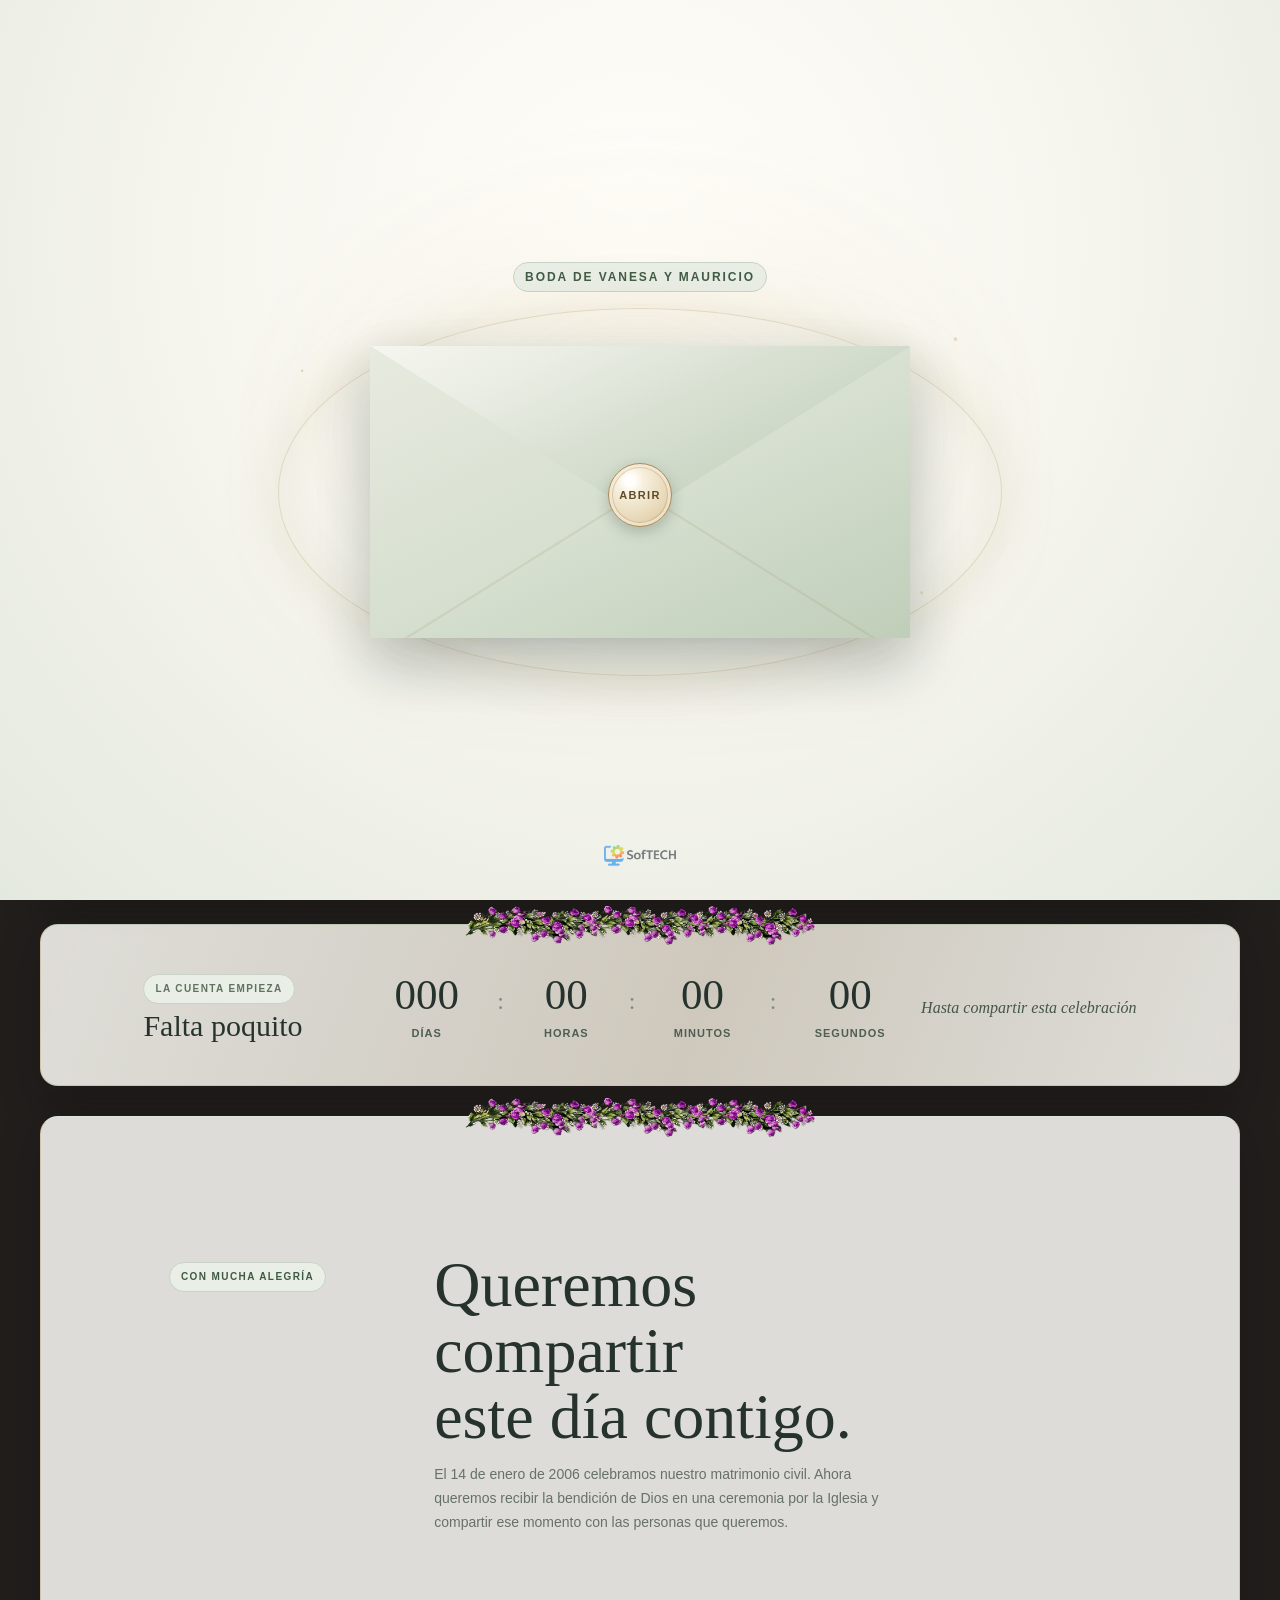
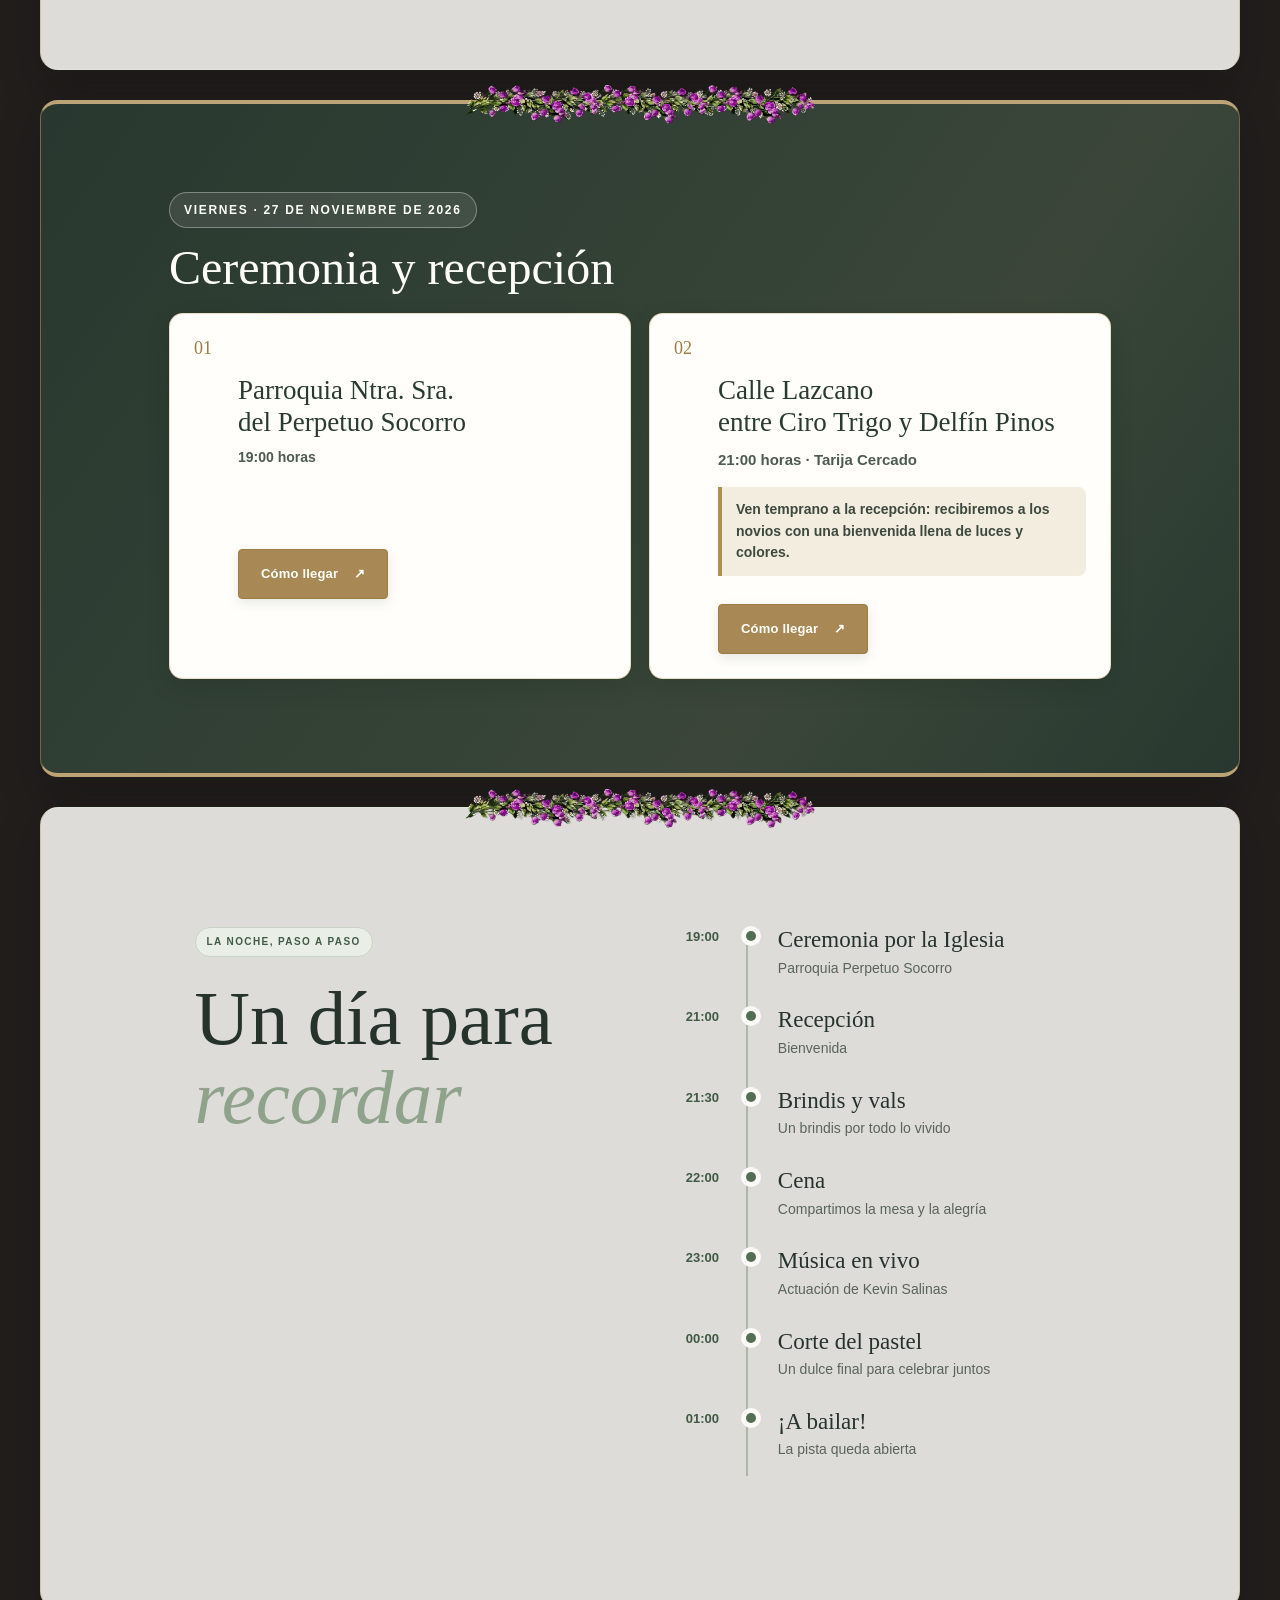
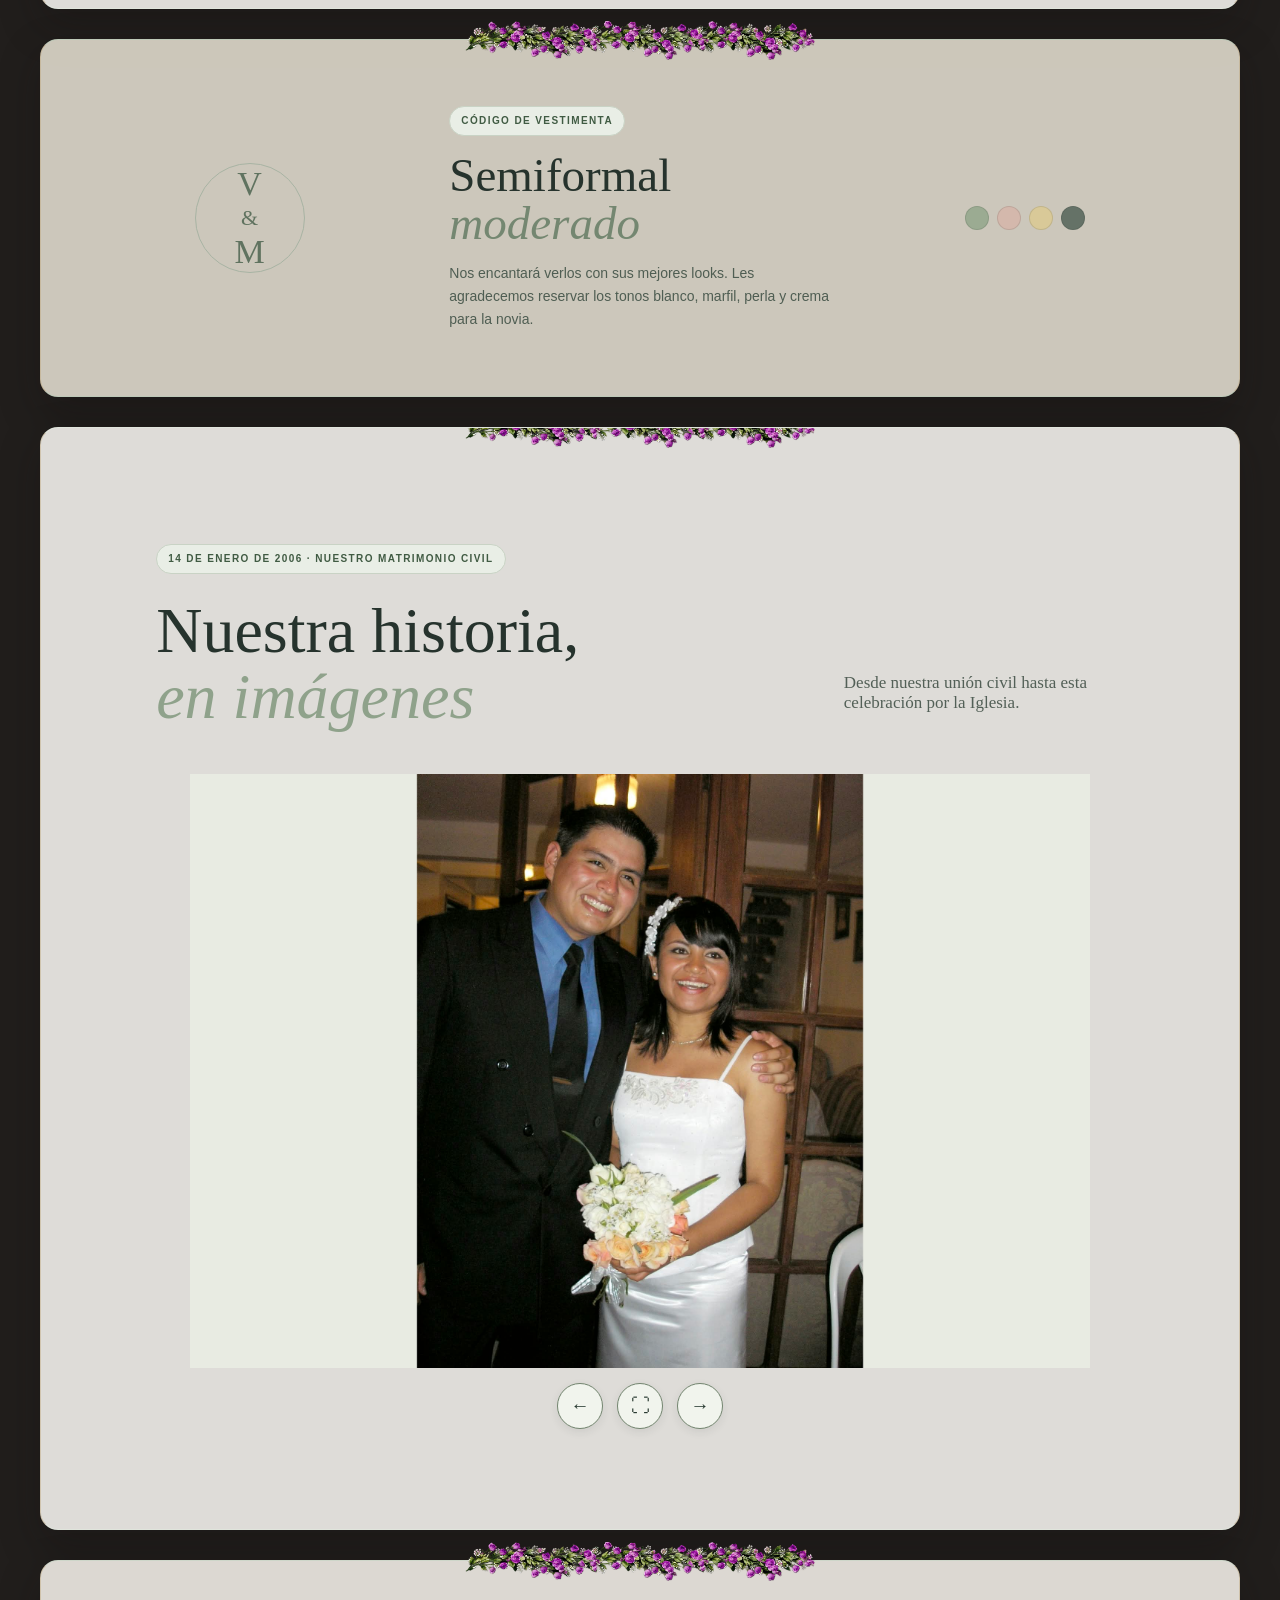
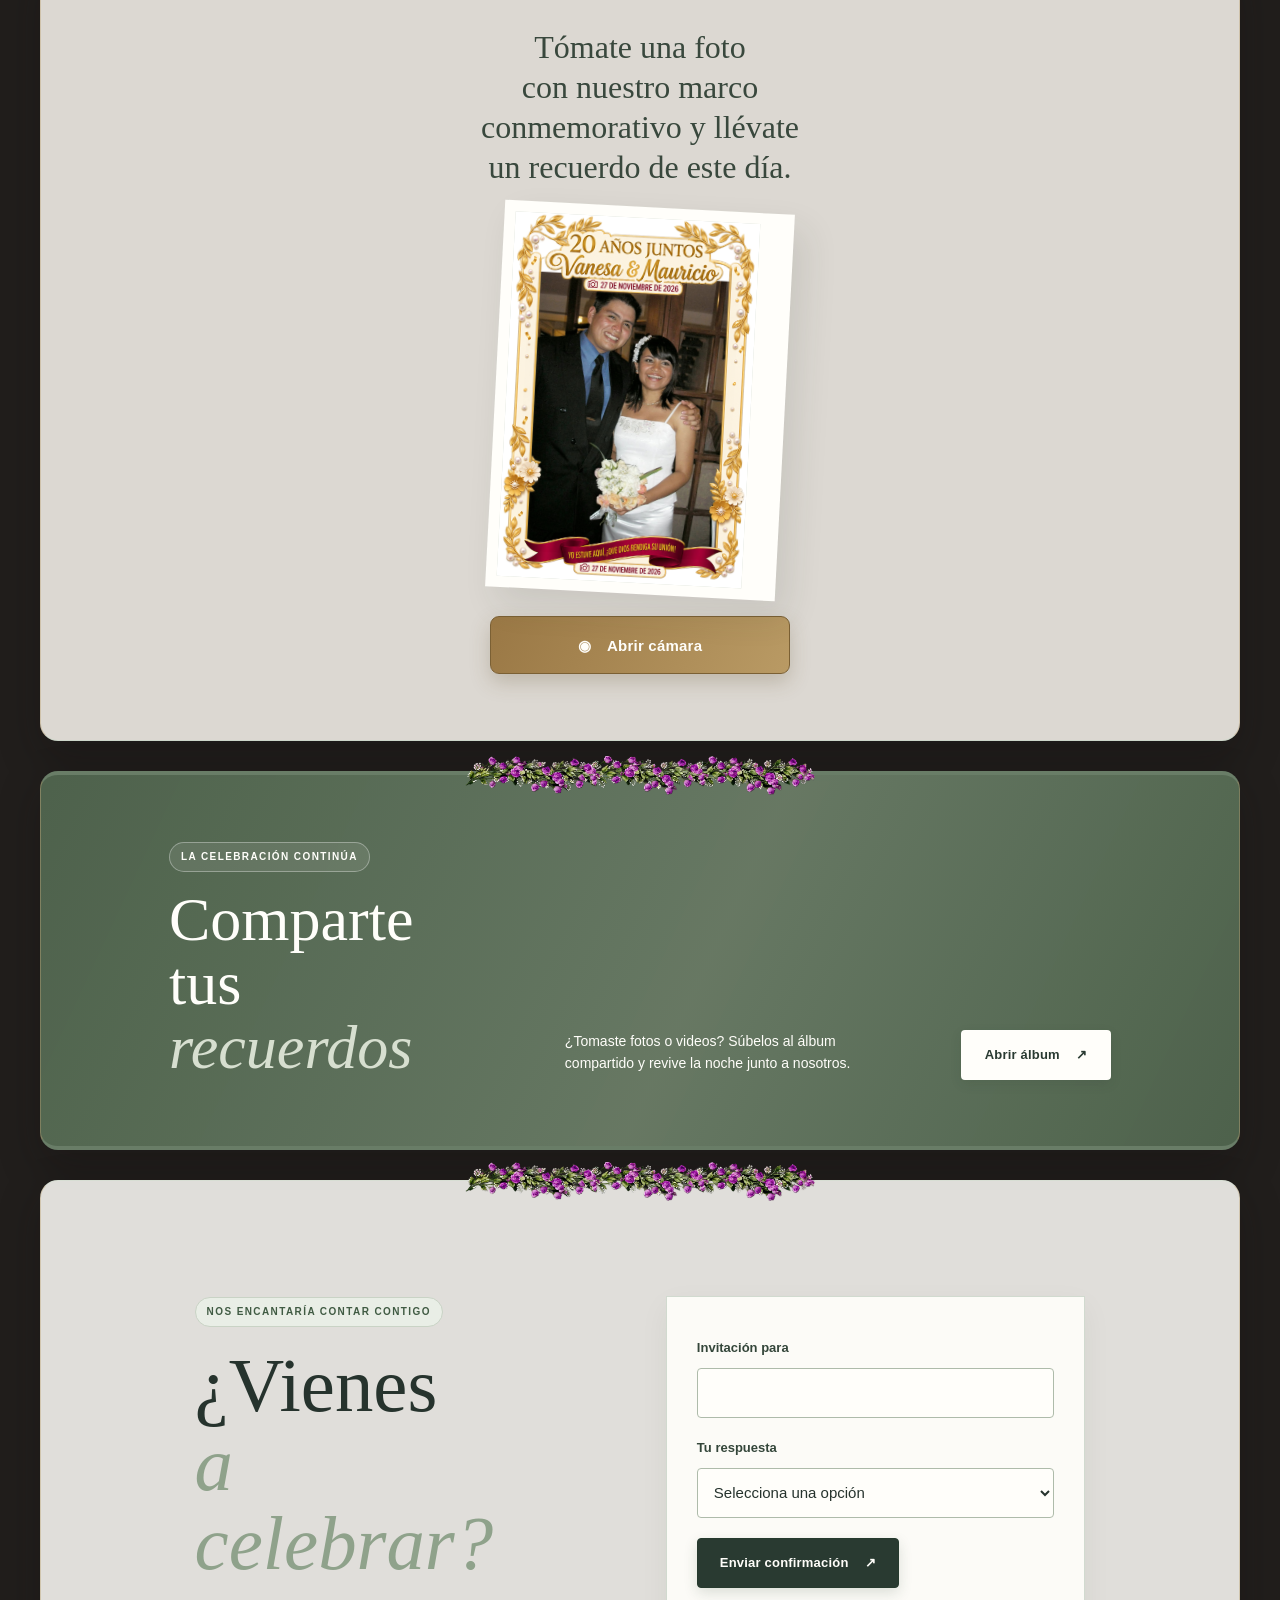
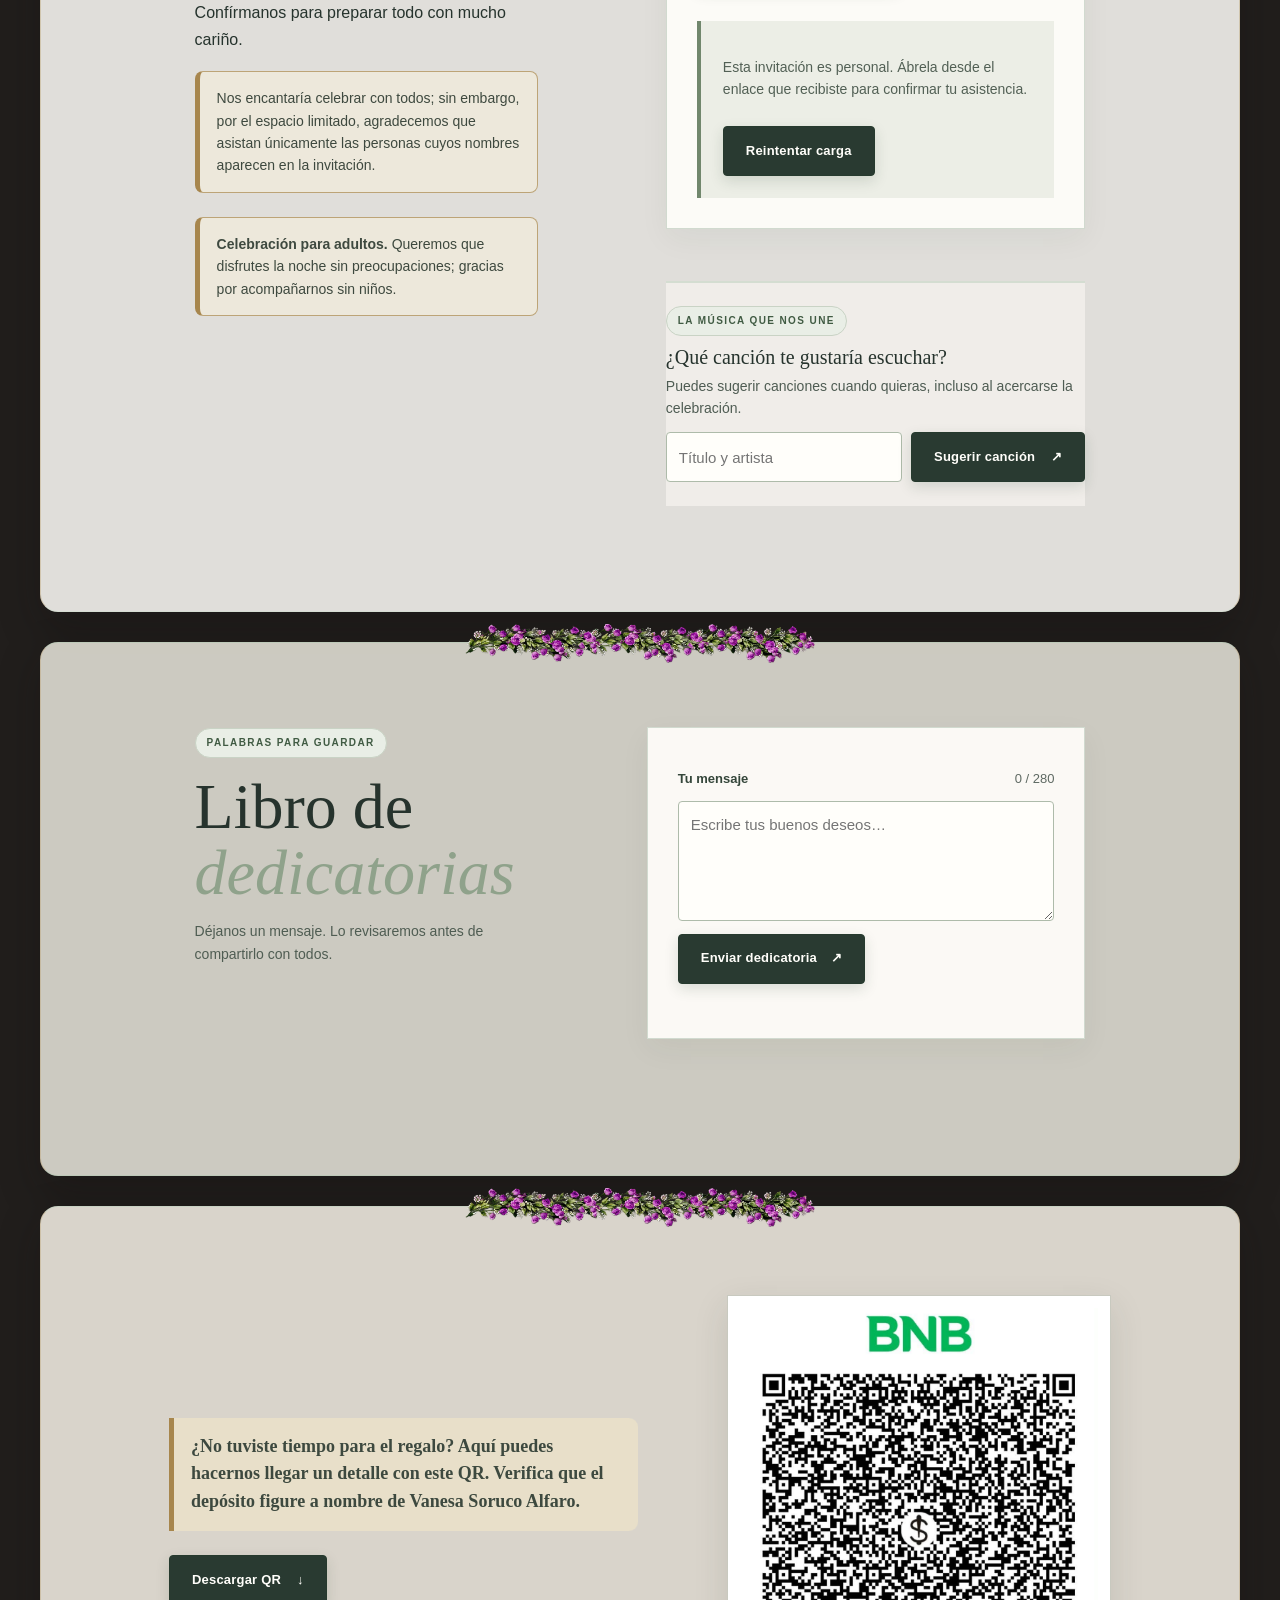
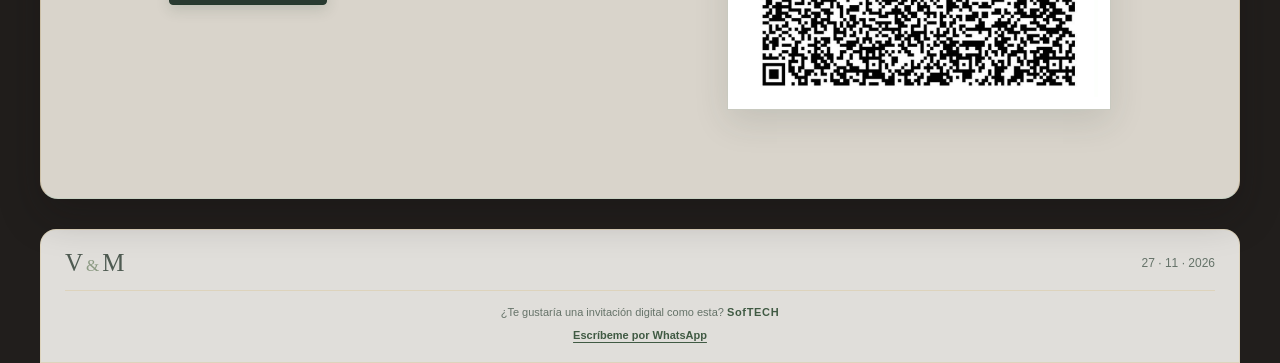
<file: index.html>
<!doctype html>
<html lang="es">

<head>
  <meta charset="utf-8">
  <meta name="viewport" content="width=device-width, initial-scale=1">
  <meta name="theme-color" content="#f6f5ee">
  <meta name="referrer" content="no-referrer">
  <meta http-equiv="Content-Security-Policy" content="default-src 'self'; base-uri 'self'; object-src 'none'; script-src 'self' https://script.google.com https://script.googleusercontent.com https://*.workers.dev; style-src 'self' https://fonts.googleapis.com; font-src 'self' https://fonts.gstatic.com; img-src 'self' https://images.unsplash.com data: blob:; media-src 'self' blob:; connect-src 'self'; frame-src https://script.google.com https://script.googleusercontent.com https://*.workers.dev; form-action 'self' https://*.workers.dev https://script.google.com">
  <meta name="description" content="Acompáñanos a celebrar la unión de Vanesa y Mauricio ante la Iglesia en Tarija.">
  <title>Vanesa & Mauricio | 27.11.2026</title>
  <link rel="canonical" href="https://sorucojorge.github.io/BodaVanesa/">
  <meta property="og:type" content="website">
  <meta property="og:site_name" content="Boda de Vanesa y Mauricio">
  <meta property="og:title" content="Vanesa & Mauricio | 20 años juntos">
  <meta property="og:description" content="Después de 20 años juntos, queremos celebrar este día contigo. 27 de noviembre de 2026 · Tarija.">
  <meta property="og:url" content="https://sorucojorge.github.io/BodaVanesa/">
  <meta property="og:image" content="https://sorucojorge.github.io/BodaVanesa/assets/social/whatsapp-preview.jpg">
  <meta property="og:image:secure_url" content="https://sorucojorge.github.io/BodaVanesa/assets/social/whatsapp-preview.jpg">
  <meta property="og:image:type" content="image/jpeg">
  <meta property="og:image:width" content="1200">
  <meta property="og:image:height" content="630">
  <meta property="og:image:alt" content="Vanesa y Mauricio, con sus nombres y la fecha de su boda en Tarija">
  <meta property="og:locale" content="es_BO">
  <meta name="twitter:card" content="summary_large_image">
  <meta name="twitter:title" content="Vanesa & Mauricio | 20 años juntos">
  <meta name="twitter:description" content="Después de 20 años juntos, queremos celebrar este día contigo. 27 de noviembre de 2026 · Tarija.">
  <meta name="twitter:image" content="https://sorucojorge.github.io/BodaVanesa/assets/social/whatsapp-preview.jpg">
  <link rel="preconnect" href="https://fonts.googleapis.com">
  <link rel="preconnect" href="https://fonts.gstatic.com" crossorigin>
  <link href="https://fonts.googleapis.com/css2?family=DM+Sans:wght@400;500;600;700&family=Italiana&display=swap"
    rel="stylesheet">
  <link rel="stylesheet" href="styles.css?v=20261113-hero-text-lower">
  <link rel="stylesheet" href="carousel.css">
  <link rel="stylesheet" href="camera.css?v=20261108-frame-image-only">
  <script src="config.js?v=20261108-worker" defer></script>
  <script src="app.js?v=20261110-seal-open" defer></script>
</head>

<body>
  <section class="envelope-screen" id="envelope-screen" aria-label="Abrir invitación de boda">
    <div class="envelope-content">
      <p class="section-kicker" role="heading" aria-level="1">Boda de Vanesa y Mauricio</p>
      <div class="envelope-art">
        <div class="envelope-letter"><span>V <i>&</i> M</span><small>27 · 11 · 2026</small></div>
        <div class="envelope-back"></div>
        <div class="envelope-front"></div>
        <div class="envelope-flap"></div>
        <button class="envelope-seal" id="music-toggle" type="button"
          aria-label="Abrir la invitación y reproducir la música">
          <span class="envelope-monogram">ABRIR</span>
        </button>
      </div>
    </div>
    <a class="softech-envelope-link" href="https://wa.me/59173518476?text=Hola%2C%20vi%20la%20invitaci%C3%B3n%20digital%20de%20Vanesa%20y%20Mauricio%20y%20me%20gustar%C3%ADa%20adquirir%20una%20invitaci%C3%B3n%20como%20esta." target="_blank" rel="noopener noreferrer" aria-label="SofTECH: escríbeme por WhatsApp sobre una invitación digital">
      <img src="assets/frames/logoSofTech-mini.webp" alt="SofTECH">
    </a>
  </section>

  <header class="topbar">
    <a class="wordmark" href="#inicio" aria-label="Vanesa y Mauricio, inicio">V<span>&</span>M</a>
    <div class="topbar-actions" id="topbar-actions">
      <nav aria-label="Navegación principal"><a href="#celebracion">Celebración</a><a href="#historia">Nuestra
          historia</a><a href="#rsvp">Confirmar</a></nav>
    </div>
  </header>

  <main>
    <section class="hero" id="inicio" aria-labelledby="hero-title">
      <div class="hero-copy">
        <p class="eyebrow"><span class="eyebrow-line"></span> Viernes · 27 de noviembre de 2026</p>
        <h1 id="hero-title">Vanesa<br><span class="ampersand">&amp;</span><br>Mauricio</h1>
        <p class="hero-date">Después de 20 años juntos, queremos celebrar este día contigo.</p>
      </div>
      <div class="hero-bottom"><span>Una historia que continúa</span><span class="scroll-mark"
          aria-hidden="true">↓</span><span>Desliza para descubrir</span></div>
    </section>

    <section class="countdown-band" aria-label="Cuenta regresiva">
      <div class="countdown-intro"><span class="section-kicker">La cuenta empieza</span>
        <h2>Falta poquito</h2>
      </div>
      <div class="countdown" id="countdown" aria-live="off">
        <div><strong data-time="days">---</strong><span>Días</span></div><b>:</b>
        <div><strong data-time="hours">--</strong><span>Horas</span></div><b>:</b>
        <div><strong data-time="minutes">--</strong><span>Minutos</span></div><b>:</b>
        <div><strong data-time="seconds">--</strong><span>Segundos</span></div>
      </div>
      <p class="countdown-note">Hasta compartir esta celebración</p>
    </section>

    <section class="invitation-note content-grid" id="celebracion">
      <p class="section-kicker">Con mucha alegría</p>
      <div>
        <h2>Queremos compartir<br>este día contigo.</h2>
        <p>El 14 de enero de 2006 celebramos nuestro matrimonio civil. Ahora queremos recibir la bendición de Dios en
          una ceremonia por la Iglesia y compartir ese momento con las personas que queremos.</p>
      </div>
    </section>

    <section class="event-section">
      <div class="event-heading">
        <p class="section-kicker">Viernes · 27 de noviembre de 2026</p>
        <h2 class="event-section-title">Ceremonia y recepción</h2>
      </div>
      <div class="event-details">
        <article class="venue-row"><span class="venue-number">01</span>
          <div>
            <p class="section-kicker">Ceremonia</p>
            <h3>Parroquia Ntra. Sra.<br>del Perpetuo Socorro</h3>
            <p class="venue-time">19:00 horas</p>
          </div><a class="button button-light venue-directions" href="https://maps.app.goo.gl/j7eoBXMUaYjf6duv7" target="_blank"
            rel="noopener noreferrer">Cómo llegar <span aria-hidden="true">↗</span></a>
        </article>
        <article class="venue-row"><span class="venue-number">02</span>
          <div>
            <p class="section-kicker">Recepción</p>
            <h3>Calle Lazcano<br>entre Ciro Trigo y Delfín Pinos</h3>
            <p class="venue-time">21:00 horas · Tarija Cercado</p>
            <p class="welcome-note">Ven temprano a la recepción: recibiremos a los novios con una bienvenida llena de luces y colores.</p>
          </div><a class="button button-light venue-directions" href="https://maps.app.goo.gl/mmvfCWdXpA49h3T57" target="_blank"
            rel="noopener noreferrer">Cómo llegar <span aria-hidden="true">↗</span></a>
        </article>
      </div>
    </section>

    <section class="schedule-section">
      <div class="schedule-title">
        <p class="section-kicker">La noche, paso a paso</p>
        <h2>Un día para<br><em>recordar</em></h2>
      </div>
      <ol class="timeline">
        <li><time>19:00</time><span class="timeline-dot"></span>
          <div>
            <h3>Ceremonia por la Iglesia</h3>
            <p>Parroquia Perpetuo Socorro</p>
          </div>
        </li>
        <li><time>21:00</time><span class="timeline-dot"></span>
          <div>
            <h3>Recepción</h3>
            <p>Bienvenida</p>
          </div>
        </li>
        <li><time>21:30</time><span class="timeline-dot"></span>
          <div>
            <h3>Brindis y vals</h3>
            <p>Un brindis por todo lo vivido</p>
          </div>
        </li>
        <li><time>22:00</time><span class="timeline-dot"></span>
          <div>
            <h3>Cena</h3>
            <p>Compartimos la mesa y la alegría</p>
          </div>
        </li>
        <li><time>23:00</time><span class="timeline-dot"></span>
          <div>
            <h3>Música en vivo</h3>
            <p>Actuación de Kevin Salinas</p>
          </div>
        </li>
        <li><time>00:00</time><span class="timeline-dot"></span>
          <div>
            <h3>Corte del pastel</h3>
            <p>Un dulce final para celebrar juntos</p>
          </div>
        </li>
        <li><time>01:00</time><span class="timeline-dot"></span>
          <div>
            <h3>¡A bailar!</h3>
            <p>La pista queda abierta</p>
          </div>
        </li>
      </ol>
    </section>

    <section class="dress-section">
      <div class="dress-mark" aria-hidden="true">V<span>&</span>M</div>
      <div>
        <p class="section-kicker">Código de vestimenta</p>
        <h2>Semiformal<br><em>moderado</em></h2>
        <p>Nos encantará verlos con sus mejores looks. Les agradecemos reservar los tonos blanco, marfil, perla y crema para la novia.</p>
      </div>
      <div class="dress-swatches" aria-label="Paleta sugerida: verde salvia, rosa suave y dorado">
        <i></i><i></i><i></i><i></i></div>
    </section>

    <section class="story-section" id="historia">
      <div class="story-heading">
        <p class="section-kicker">14 de enero de 2006 · Nuestro matrimonio civil</p>
        <h2>Nuestra historia,<br><em>en imágenes</em></h2>
        <p>Desde nuestra unión civil hasta esta celebración por la Iglesia.</p>
      </div>
      <div class="gallery-viewer" id="gallery-viewer">
        <div class="gallery" id="gallery" role="region" aria-label="Carrusel de fotos de nuestra historia"
          aria-live="polite"></div>
        <div class="gallery-controls"><button class="gallery-arrow" id="gallery-prev" type="button"
            aria-label="Foto anterior">←</button><button class="gallery-arrow gallery-fullscreen"
            id="gallery-fullscreen" type="button" aria-label="Abrir carrusel en pantalla completa"
            title="Pantalla completa">⛶</button><button class="gallery-arrow" id="gallery-next" type="button"
            aria-label="Foto siguiente">→</button></div>
      </div>
    </section>

    <section class="memories-section">
      <div class="memories-copy">
        <p class="memories-invitation">Tómate una foto con nuestro marco conmemorativo y llévate un recuerdo de este día.</p>
      </div>
      <div class="frame-preview" aria-hidden="true">
        <div class="frame-inner"><img src="assets/photos/0.jpg" alt=""><img class="frame-png" id="frame-preview-overlay"
            src="assets/frames/marco-vertical.png" alt="" hidden><span class="frame-title">Vanesa <i>&</i>
            Mauricio</span><small>ANTE LA IGLESIA · 27 NOV 2026</small><span
            class="frame-corner frame-corner-top-left"></span><span
            class="frame-corner frame-corner-top-right"></span><span
            class="frame-corner frame-corner-bottom-left"></span><span
            class="frame-corner frame-corner-bottom-right"></span></div>
      </div>
      <button class="button button-dark memories-camera-button" id="open-camera" type="button"><span aria-hidden="true">◉</span> Abrir cámara</button>
    </section>

    <section class="album-band">
      <div>
        <p class="section-kicker">La celebración continúa</p>
        <h2>Comparte tus<br><em>recuerdos</em></h2>
      </div>
      <p>¿Tomaste fotos o videos? Súbelos al álbum compartido y revive la noche junto a nosotros.</p><a
        class="button button-light" id="album-link" href="https://photos.app.goo.gl/ubVgjGYdmdxHuKRQ8" target="_blank"
        rel="noopener noreferrer">Abrir álbum <span aria-hidden="true">↗</span></a>
    </section>



    <section class="rsvp-section" id="rsvp">
      <div class="rsvp-intro">
        <p class="section-kicker">Nos encantaría contar contigo</p>
        <h2>¿Vienes<br><em>a celebrar?</em></h2>
        <p>Confírmanos para preparar todo con mucho cariño.</p>
        <p class="invitation-limit-note">Nos encantaría celebrar con todos; sin embargo, por el espacio limitado, agradecemos que asistan únicamente las personas cuyos nombres aparecen en la invitación.</p>
        <p class="adults-only-note"><strong>Celebración para adultos.</strong> Queremos que disfrutes la noche sin preocupaciones; gracias por acompañarnos sin niños.</p>
      </div>
      <div class="rsvp-forms">
        <form class="rsvp-form" id="rsvp-form">
          <div class="guest-loading" id="guest-loading">Preparando tu invitación…</div>
          <div class="guest-form-fields" id="guest-form-fields" hidden>
            <label for="guest-name">Invitación para</label>
            <input id="guest-name" name="name" readonly>
            <label for="attendance">Tu respuesta</label>
            <select id="attendance" name="attendance" required>
              <option value="">Selecciona una opción</option>
              <option value="yes">Sí, asistiré</option>
              <option value="no">No podré asistir</option>
            </select>
            <div id="party-size-wrap" hidden>
              <label for="party-size">Personas que asistirán</label>
              <select id="party-size" name="partySize"></select>
            </div>
            <button class="button button-dark" type="submit">Enviar confirmación <span aria-hidden="true">↗</span></button>
            <p class="form-status" id="rsvp-status" role="status"></p>
          </div>
          <div class="guest-missing" id="guest-missing" hidden>
            <p id="guest-error-text">Esta invitación es personal. Ábrela desde el enlace que recibiste para confirmar tu asistencia.</p><button class="text-link" id="retry-guest" type="button" hidden>Reintentar carga</button>
          </div>
        </form>
        <form class="song-form" id="song-form">
          <p class="section-kicker">La música que nos une</p>
          <label for="song">¿Qué canción te gustaría escuchar?</label>
          <p class="song-form-note">Puedes sugerir canciones cuando quieras, incluso al acercarse la celebración.</p>
          <div class="song-form-row">
            <input id="song" name="song" maxlength="120" placeholder="Título y artista" required>
            <button class="button button-dark" type="submit">Sugerir canción <span aria-hidden="true">↗</span></button>
          </div>
          <p class="form-status" id="song-status" role="status"></p>
        </form>
      </div>    </section>

    <section class="guestbook-section">
      <div class="guestbook-title">
        <p class="section-kicker">Palabras para guardar</p>
        <h2>Libro de<br><em>dedicatorias</em></h2>
        <p>Déjanos un mensaje. Lo revisaremos antes de compartirlo con todos.</p>
      </div>
      <form class="message-form" id="message-form"><label for="message">Tu mensaje <span id="message-length">0 /
            280</span></label><textarea id="message" name="message" maxlength="280" rows="3"
          placeholder="Escribe tus buenos deseos…" required></textarea><button class="text-link" type="submit">Enviar
          dedicatoria <span aria-hidden="true">↗</span></button>
        <p class="form-status" id="message-status" role="status"></p>
      </form>
      <div class="messages-list" id="messages-list" aria-live="polite"></div>
    </section>
    <section class="gift-section" id="regalo" aria-labelledby="gift-title" hidden>
      <div class="gift-copy">
        <p id="gift-title" class="gift-invitation-note">¿No tuviste tiempo para el regalo? Aquí puedes hacernos llegar un detalle con este QR. Verifica que el depósito figure a nombre de Vanesa Soruco Alfaro.</p>
        <a class="button button-dark gift-download" href="assets/frames/qr/regalo-bnb.png" download="regalo-bnb-vanesa.png">Descargar QR <span aria-hidden="true">↓</span></a>
      </div>
      <a class="gift-qr-link" href="assets/frames/qr/regalo-bnb.png" target="_blank" rel="noopener noreferrer" aria-label="Abrir el QR en tamaño completo para escanearlo">
        <img class="gift-qr" src="assets/frames/qr/regalo-bnb.png" alt="Código QR de BNB para regalo. Confirma en la app bancaria que el destinatario sea Vanesa Soruco Alfaro antes de pagar." width="1000" height="1066">
      </a>
    </section>

  </main>

  <footer class="footer">
    <div class="footer-wedding"><a class="wordmark" href="#inicio">V<span>&</span>M</a>
      <span>27 · 11 · 2026</span>
    </div>
    <div class="footer-promo">
      <p>¿Te gustaría una invitación digital como esta? <strong>SofTECH</strong></p>
      <a href="https://wa.me/59173518476?text=Hola%2C%20vi%20la%20invitaci%C3%B3n%20digital%20de%20Vanesa%20y%20Mauricio%20y%20me%20gustar%C3%ADa%20adquirir%20una%20invitaci%C3%B3n%20como%20esta." target="_blank" rel="noopener noreferrer">Escríbeme por WhatsApp</a>
    </div>
  </footer>

  <dialog class="camera-dialog" id="camera-dialog" aria-labelledby="camera-title">
    <div class="camera-header">
      <h2 id="camera-title">Sonríe, estás aquí</h2>
      <button class="close-button" id="close-camera" type="button" aria-label="Cerrar cámara">×</button>
    </div>
    <p class="camera-help" id="camera-help">Permite el acceso a la cámara para tomar tu foto.</p>
    <div class="camera-stage"><video id="camera-video" autoplay playsinline></video><canvas id="camera-canvas" hidden></canvas>
      <div class="camera-overlay"><img id="camera-frame-overlay" class="camera-frame-overlay" alt="" hidden><span>V <i>&</i> M</span><small>27 · 11 · 2026</small></div>
    </div>
    <div class="camera-footer">
      <div class="camera-tools" id="camera-tools">
        <button class="camera-tool" id="switch-camera" type="button" aria-label="Cambiar entre cámara frontal y trasera">↻ <span>Cambiar cámara</span></button>
        <button class="camera-tool" id="toggle-frame-image" type="button">Marco: parado</button>
      </div>
      <div class="camera-actions">
        <button class="button button-dark" id="take-photo" type="button">Tomar foto</button>
        <button class="button button-light" id="discard-photo" type="button" hidden>Repetir</button>
        <a class="button button-dark" id="download-photo" hidden download="recuerdo-vanesa-mauricio.jpg">Guardar foto <span aria-hidden="true">↓</span></a>
      </div>
    </div>
  </dialog>
  <audio id="wedding-audio" src="assets/music/photograph.mp3" loop preload="none"></audio>
</body>

</html>
</file>
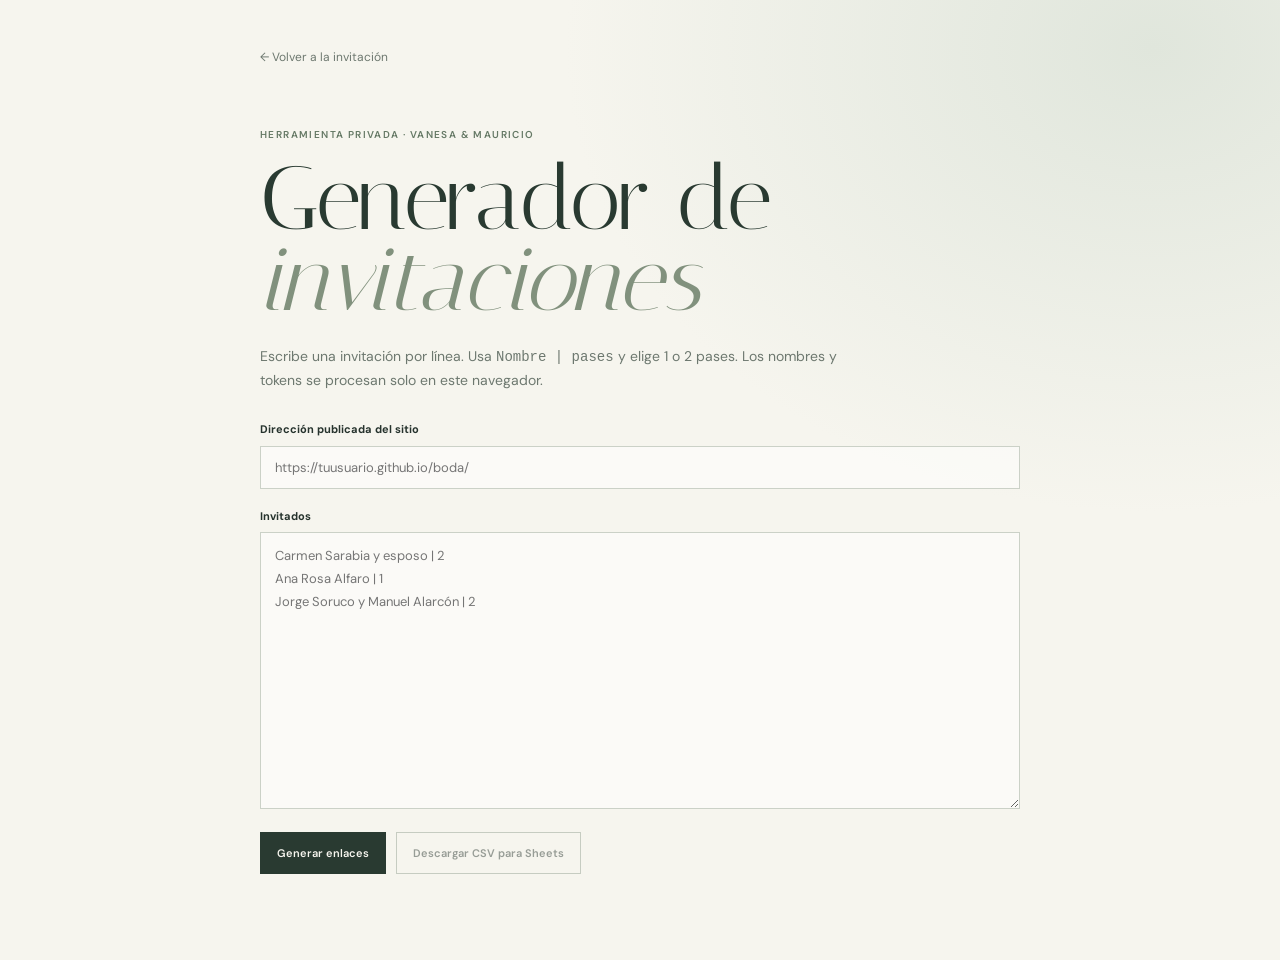
<file: tools/generar-invitaciones.html>
<!doctype html>
<html lang="es">
<head>
	<meta charset="utf-8">
	<meta name="viewport" content="width=device-width, initial-scale=1">
	<title>Generar invitaciones | Vanesa & Mauricio</title>
	<link rel="preconnect" href="https://fonts.googleapis.com">
	<link rel="preconnect" href="https://fonts.gstatic.com" crossorigin>
	<link href="https://fonts.googleapis.com/css2?family=DM+Sans:wght@400;500;600;700&family=Italiana&display=swap" rel="stylesheet">
	<link rel="stylesheet" href="generador.css">
	<script src="generador.js" defer></script>
</head>
<body>
	<main class="admin-shell">
		<a class="back-link" href="../index.html">← Volver a la invitación</a>
		<p class="eyebrow">Herramienta privada · Vanesa & Mauricio</p>
		<h1>Generador de<br><em>invitaciones</em></h1>
		<p class="intro">Escribe una invitación por línea. Usa <code>Nombre | pases</code> y elige 1 o 2 pases. Los nombres y tokens se procesan solo en este navegador.</p>
		<label for="site-url">Dirección publicada del sitio</label>
		<input id="site-url" type="url" placeholder="https://tuusuario.github.io/boda/" autocomplete="url">
		<label for="guest-list">Invitados</label>
		<textarea id="guest-list" rows="11" placeholder="Carmen Sarabia y esposo | 2&#10;Ana Rosa Alfaro | 1&#10;Jorge Soruco y Manuel Alarcón | 2"></textarea>
		<div class="toolbar"><button class="primary" id="generate" type="button">Generar enlaces</button><button id="download-csv" type="button" disabled>Descargar CSV para Sheets</button></div>
		<p class="status" id="status" role="status"></p>
		<div class="results" id="results"></div>
	</main>
</body>
</html>
</file>
<file: styles.css>
:root{color-scheme:light;--paper:#f6f5ee;--sage:#d7dfd0;--sage-dark:#647663;--olive:#293a31;--ink:#26332d;--muted:#748078;--line:#cbd1c7;--serif:"Italiana",Georgia,serif;--sans:"DM Sans","Segoe UI",sans-serif}
*{box-sizing:border-box}html{scroll-behavior:smooth}body{margin:0;background:var(--paper);color:var(--ink);font:15px/1.65 var(--sans)}button,input,select,textarea{font:inherit}button,a{-webkit-tap-highlight-color:transparent}a{color:inherit}::selection{background:#c5d2c2;color:var(--olive)}
.topbar{height:74px;padding:0 6vw;display:flex;align-items:center;justify-content:space-between;border-bottom:1px solid #293a311f}.wordmark{text-decoration:none;font:25px var(--serif)}.wordmark span{color:#8c9a83;font-size:17px;padding:0 3px}.topbar nav{display:flex;gap:clamp(20px,4vw,58px)}.topbar nav a{text-decoration:none;color:#58645c;font-size:12px}.topbar nav a:hover,.text-link:hover{color:#82927d}.music-toggle{display:inline-flex;gap:10px;align-items:center;border:0;background:none;cursor:pointer;font-size:11px}.music-bars{height:18px;display:flex;align-items:center;gap:2px}.music-bars i{width:2px;height:6px;background:var(--sage-dark)}.music-bars i:nth-child(2),.music-bars i:nth-child(4){height:12px}.music-toggle[aria-pressed=true] .music-bars i{animation:sound .65s ease-in-out infinite alternate}.music-bars i:nth-child(2){animation-delay:150ms}.music-bars i:nth-child(3){animation-delay:280ms}.music-bars i:nth-child(4){animation-delay:90ms}@keyframes sound{to{transform:scaleY(.35)}}
.hero{position:relative;min-height:min(720px,calc(100svh - 74px));padding:54px 7vw 70px;display:grid;grid-template-columns:.92fr 1.08fr;align-items:center;gap:4vw;overflow:hidden}.hero:before{content:"";position:absolute;width:46vw;height:46vw;max-width:650px;max-height:650px;left:-26vw;bottom:-34vw;border:1px solid #6476632b;border-radius:50%;pointer-events:none}.hero-copy{z-index:1;padding-left:1.5vw;animation:rise .75s both}.eyebrow,.section-kicker{text-transform:uppercase;letter-spacing:.13em;font-size:10px;font-weight:600;color:var(--sage-dark)}.eyebrow{display:flex;align-items:center;gap:12px;margin:0 0 28px}.eyebrow-line{width:30px;border-top:1px solid var(--sage-dark)}.hero h1{margin:0;font:400 clamp(70px,9.2vw,144px)/.8 var(--serif);color:var(--olive)}.hero h1 .ampersand{display:inline-block;margin:8px 0 6px 12%;font-size:.53em;font-style:italic;color:#82927d}.hero-date{margin:34px 0 25px;font:21px/1.35 var(--serif)}.text-link{display:inline-flex;align-items:center;gap:23px;padding:0 0 7px;border:0;border-bottom:1px solid #879487;background:none;text-decoration:none;font-size:12px;font-weight:600;cursor:pointer}.hero-image-wrap{height:min(570px,70vh);min-height:380px;position:relative;margin-right:1vw;animation:rise .85s .12s both}.hero-image{width:100%;height:100%;display:block;object-fit:cover;filter:saturate(.72)}.hero-image-wrap:after{content:"";position:absolute;inset:14px -14px -14px 14px;border:1px solid #aeb8a9;z-index:-1}.image-note{position:absolute;left:-30px;bottom:30px;padding:15px 20px;background:var(--paper);font:17px/1.35 var(--serif)}.image-index{position:absolute;right:0;bottom:-35px;color:var(--muted);font-size:9px;letter-spacing:.12em}.hero-bottom{position:absolute;left:7vw;bottom:17px;right:7vw;display:flex;gap:15px;align-items:center;color:var(--muted);font-size:9px;text-transform:uppercase;letter-spacing:.12em}.scroll-mark{color:var(--sage-dark);font-size:17px}@keyframes rise{from{opacity:0;transform:translateY(15px)}to{opacity:1;transform:translateY(0)}}
.countdown-band{padding:48px 8vw 42px;display:grid;grid-template-columns:1fr auto 1fr;align-items:center;gap:25px;background:var(--sage)}.countdown-intro .section-kicker{margin:0;color:#60725f}.countdown-intro h2{margin:5px 0 0;font:30px var(--serif)}.countdown{display:flex;align-items:center;gap:clamp(13px,3vw,42px)}.countdown div{min-width:48px;display:grid;text-align:center}.countdown strong{font:400 43px/1 var(--serif);font-variant-numeric:tabular-nums}.countdown span{margin-top:8px;color:#657369;font-size:9px;text-transform:uppercase;letter-spacing:.09em}.countdown>b{margin-top:-13px;font:24px var(--serif);color:#7e8d7e}.countdown-note{justify-self:end;color:#647165;font:italic 15px var(--serif)}
.content-grid{display:grid;grid-template-columns:.8fr 1.55fr .65fr;gap:30px;align-items:start}.invitation-note{padding:135px 10vw 120px}.invitation-note .section-kicker{margin:10px 0}.invitation-note h2,.event-heading h2,.schedule-title h2,.story-heading h2,.memories-copy h2,.album-band h2,.rsvp-intro h2,.guestbook-title h2{margin:0;font:400 clamp(42px,5vw,68px)/1.02 var(--serif)}.invitation-note p:not(.section-kicker){max-width:540px;color:#667169;font-size:14px}.handwritten{align-self:end;justify-self:center;padding-bottom:10px;color:#889580;font:italic 27px var(--serif);transform:rotate(-8deg)}
.event-section{padding:88px 10vw 94px;background:var(--olive);color:var(--paper);display:grid;grid-template-columns:.85fr 1.15fr;gap:9vw}.event-heading .section-kicker{color:#bac6b6}.event-heading h2{margin-top:20px;font-size:clamp(48px,5.5vw,76px)}.event-heading em,.schedule-title em,.story-heading em,.memories-copy em,.album-band em,.rsvp-intro em,.guestbook-title em{font-weight:400;color:#8fa28b}.venue-row{min-height:145px;padding:25px 0;display:grid;grid-template-columns:35px 1fr 44px;align-items:center;gap:18px;border-top:1px solid #f6f5ee38}.venue-row:last-child{border-bottom:1px solid #f6f5ee38}.venue-number{align-self:start;color:#aaba9f;font:18px var(--serif)}.venue-row .section-kicker{margin:0 0 6px;color:#bdc9b9}.venue-row h3{margin:0 0 7px;font:400 25px/1.12 var(--serif)}.venue-row p:last-child{margin:0;color:#c3cbc1;font-size:11px}.round-link{width:40px;height:40px;display:grid;place-items:center;border:1px solid #f6f5ee66;border-radius:50%;text-decoration:none;transition:background .2s,color .2s}.round-link:hover{background:var(--paper);color:var(--olive)}
.schedule-section{padding:118px 12vw 120px;display:grid;grid-template-columns:1fr 1.1fr;gap:10vw}.schedule-title{position:sticky;top:40px;align-self:start}.schedule-title .section-kicker{margin:0 0 22px}.schedule-title h2{font-size:clamp(48px,6vw,78px)}.timeline{list-style:none;margin:0;padding:0;position:relative}.timeline:before{content:"";position:absolute;left:60px;top:11px;bottom:12px;width:1px;background:#c5cec2}.timeline li{position:relative;display:grid;grid-template-columns:42px 12px 1fr;gap:19px;align-items:start;padding:0 0 27px}.timeline time{color:var(--sage-dark);font-size:11px;font-weight:600;font-variant-numeric:tabular-nums}.timeline-dot{z-index:1;width:8px;height:8px;margin:5px 0;border-radius:50%;background:#849781;box-shadow:0 0 0 4px var(--paper)}.timeline h3{margin:0;font:400 21px/1.1 var(--serif)}.timeline p{margin:4px 0 0;color:var(--muted);font-size:11px}
.dress-section{min-height:330px;padding:65px 12vw;display:grid;grid-template-columns:.7fr 1.4fr .7fr;align-items:center;gap:5vw;background:#e8ebe2}.dress-mark{width:110px;height:110px;display:grid;place-items:center;border:1px solid #a8b4a4;border-radius:50%;font:34px var(--serif);color:#607360}.dress-mark span{padding:0 2px;font-size:22px}.dress-section .section-kicker{margin:0 0 15px}.dress-section h2{margin:0;font:400 47px/.93 var(--serif)}.dress-section h2 em{color:#748771}.dress-section p:last-child{max-width:440px;margin-bottom:0;color:#657067;font-size:12px}.dress-swatches{justify-self:end;display:flex;gap:8px}.dress-swatches i{width:24px;height:24px;border-radius:50%;border:1px solid #26332d21}.dress-swatches i:nth-child(1){background:#9bab92}.dress-swatches i:nth-child(2){background:#d4b8ac}.dress-swatches i:nth-child(3){background:#d9c998}.dress-swatches i:nth-child(4){background:#657267}
.story-section{padding:116px 9vw 100px;overflow:hidden}.story-heading{display:grid;grid-template-columns:1fr 1.2fr;align-items:end;gap:24px;margin-bottom:44px}.story-heading .section-kicker{grid-column:1/-1;margin:0}.story-heading h2{font-size:clamp(45px,5vw,70px)}.story-heading p:last-child{max-width:280px;justify-self:end;color:var(--muted);font:17px var(--serif)}.gallery{display:flex;gap:14px;overflow-x:auto;scroll-snap-type:x mandatory;scrollbar-width:none}.gallery::-webkit-scrollbar{display:none}.gallery-card{flex:0 0 min(31%,340px);aspect-ratio:4/5;position:relative;scroll-snap-align:start;overflow:hidden;background:#e2e4da}.gallery-card:nth-child(even){margin-top:35px}.gallery-card img{width:100%;height:100%;display:block;object-fit:cover;filter:saturate(.78);transition:transform .5s}.gallery-card:hover img{transform:scale(1.035)}.gallery-card span{position:absolute;bottom:13px;left:14px;padding:4px 8px;background:var(--paper);font-size:9px;letter-spacing:.08em}.gallery-empty{width:100%;min-height:260px;display:grid;place-items:center;border:1px dashed #b6c0b3;color:#6b796b;text-align:center}.gallery-empty strong{display:block;font:29px var(--serif)}.gallery-empty span{font-size:11px}.gallery-controls{display:flex;align-items:center;justify-content:space-between;margin-top:18px;color:var(--muted);font-size:10px}.gallery-controls>div{display:flex;gap:8px}.gallery-arrow{width:35px;height:35px;border:1px solid #aeb8ad;border-radius:50%;background:transparent;cursor:pointer}.gallery-arrow:hover{color:#fff;background:var(--sage-dark)}.gallery-hint{color:#8a948a;font-size:10px;text-align:right}.gallery-hint code{font-size:10px}
.memories-section{padding:92px 12vw;background:#eff0e9;display:grid;grid-template-columns:1fr .8fr;align-items:center;gap:12vw}.memories-copy .section-kicker{margin:0 0 20px}.memories-copy h2{font-size:clamp(50px,6vw,76px)}.memories-copy>p:not(.section-kicker){max-width:370px;color:var(--muted);font-size:13px}.button{min-height:46px;padding:0 20px;display:inline-flex;align-items:center;justify-content:center;gap:16px;border:1px solid transparent;text-decoration:none;font-size:11px;font-weight:600;cursor:pointer;transition:background .2s,color .2s}.button-dark{background:var(--olive);color:var(--paper)}.button-dark:hover{background:#435b4c}.button-light{border-color:#93a08f;background:transparent;color:var(--ink)}.button-light:hover{background:var(--paper)}.frame-preview{justify-self:center;width:min(100%,280px);aspect-ratio:3/4;padding:11px;background:#fffefa;box-shadow:12px 16px 35px #293a311c;transform:rotate(3deg)}.frame-inner{height:100%;position:relative;display:flex;align-items:flex-end;justify-content:center;padding:20px;overflow:hidden;background:linear-gradient(160deg,#c2cbbc,#e1e2d7 45%,#aeb9a8)}.frame-inner:before,.frame-inner:after{content:"";position:absolute;width:200px;height:200px;border:1px solid #ffffff8c;border-radius:50%}.frame-inner:before{top:-110px;left:-70px}.frame-inner:after{bottom:-120px;right:-80px}.frame-inner span{font:33px var(--serif);color:#fffefa}.frame-inner small{position:absolute;bottom:17px;color:#fffefa;font-size:8px;letter-spacing:.16em}
.album-band{padding:66px 10vw;display:grid;grid-template-columns:1fr 1fr auto;gap:5vw;align-items:end;background:#8d9d89;color:#fffefa}.album-band .section-kicker{margin:0 0 16px;color:#eef0e9}.album-band h2{font-size:clamp(42px,5vw,62px)}.album-band em{color:#d7dfd0}.album-band>p{max-width:350px;margin:0 0 5px;font-size:12px;color:#f3f4ee}.album-band .button-light{border-color:#ffffffb3;color:white;white-space:nowrap}.album-band .button-light:hover{color:var(--olive)}
.rsvp-section{padding:115px 12vw 105px;display:grid;grid-template-columns:.9fr 1.1fr;gap:10vw}.rsvp-intro .section-kicker{margin:0 0 19px}.rsvp-intro h2{font-size:clamp(50px,6vw,77px)}.rsvp-intro>p:last-child{max-width:300px;color:var(--muted);font-size:13px}.rsvp-form{padding-top:13px}.guest-loading,.guest-missing{padding:22px;border-left:2px solid #91a28e;background:#eceee6;color:#526055;font-size:13px}.guest-form-fields{display:grid;gap:9px}.guest-form-fields label,.message-form label{margin-top:10px;font-size:11px;font-weight:600}.guest-form-fields label span{color:var(--muted);font-weight:400}.guest-form-fields input,.guest-form-fields select,.message-form textarea{width:100%;min-height:45px;padding:10px 12px;border:0;border-bottom:1px solid #b8c2b5;border-radius:0;outline:none;background:#ffffff59;color:var(--ink)}.guest-form-fields input:focus,.guest-form-fields select:focus,.message-form textarea:focus{border-color:var(--sage-dark)}.guest-form-fields input[readonly]{color:#67736a}.guest-form-fields .button{margin-top:11px;justify-self:start}.form-status{min-height:20px;margin:4px 0 0;color:#526b53;font-size:11px}.form-status[data-error=true]{color:#9b4942}
.guestbook-section{padding:84px 12vw 100px;background:#e9ece4;display:grid;grid-template-columns:.85fr 1.15fr;gap:36px 10vw}.guestbook-title .section-kicker{margin:0 0 16px}.guestbook-title h2{font-size:clamp(44px,5vw,65px)}.guestbook-title>p:last-child{max-width:320px;color:#667169;font-size:12px}.message-form{align-self:center}.message-form label{display:flex;justify-content:space-between}.message-form label span{color:var(--muted);font-weight:400}.message-form textarea{display:block;min-height:90px;margin:10px 0 13px;resize:vertical}.messages-list{grid-column:2;display:grid;gap:10px}.guest-message{padding:15px 18px;border-left:1px solid #849681;background:#ffffff6b}.guest-message p{margin:0;font:17px/1.35 var(--serif)}.guest-message span{display:block;margin-top:7px;color:var(--muted);font-size:9px;text-transform:uppercase;letter-spacing:.08em}.footer{padding:30px 7vw;display:flex;align-items:center;justify-content:space-between;color:#6e7a70}.footer p,.footer>span{font-size:10px}
.camera-dialog{width:min(92vw,540px);max-height:90svh;padding:24px;border:1px solid #d5dbd1;background:var(--paper);color:var(--ink)}.camera-dialog::backdrop{background:#17241dae}.camera-header{display:flex;justify-content:space-between;align-items:center}.camera-header h2{margin:0;font:27px var(--serif)}.close-button{width:36px;height:36px;border:1px solid var(--line);border-radius:50%;background:transparent;font-size:23px;cursor:pointer}.camera-help{color:var(--muted);font-size:11px}.camera-stage{position:relative;width:min(100%,360px);aspect-ratio:3/4;margin:14px auto;overflow:hidden;background:#dce1d8}.camera-stage video,.camera-stage canvas{width:100%;height:100%;display:block;object-fit:cover}.camera-overlay{position:absolute;inset:10px;display:flex;flex-direction:column;align-items:center;justify-content:flex-end;padding-bottom:20px;border:1px solid #ffffffbf;color:white;text-shadow:0 1px 5px #0006;pointer-events:none}.camera-overlay:after{content:"";position:absolute;inset:45% 0 0;z-index:-1;background:linear-gradient(transparent,#2130268c)}.camera-overlay span{font:34px var(--serif)}.camera-overlay i{font-size:24px}.camera-overlay small{font-size:8px;letter-spacing:.15em}.camera-actions{display:flex;justify-content:center;gap:10px;flex-wrap:wrap}
@media(max-width:760px){.topbar{height:62px;padding:0 5vw}.topbar nav{gap:14px}.topbar nav a{font-size:10px}.topbar nav a:nth-child(2){display:none}.music-toggle{gap:6px;font-size:10px}.hero{min-height:auto;padding:52px 7vw 63px;grid-template-columns:1fr;gap:36px}.hero-copy{padding-left:0}.hero h1{font-size:clamp(76px,18vw,122px)}.hero-image-wrap{height:94vw;min-height:320px;max-height:510px;margin:0 9px 0 0}.hero-bottom{left:7vw;right:7vw;bottom:14px}.hero-bottom span:last-child{margin-left:auto}.countdown-band{padding:36px 7vw;grid-template-columns:1fr;gap:24px}.countdown-intro{display:flex;justify-content:space-between;align-items:baseline}.countdown-intro h2{font-size:26px}.countdown{justify-content:space-between;gap:8px}.countdown strong{font-size:38px}.countdown-note{justify-self:start;margin:-13px 0 0}.invitation-note{padding:80px 8vw 75px;grid-template-columns:1fr;gap:9px}.invitation-note .section-kicker{margin:0}.invitation-note h2{font-size:50px}.handwritten{justify-self:end;margin-top:-20px}.event-section{padding:70px 8vw;grid-template-columns:1fr;gap:35px}.event-heading h2{font-size:55px}.venue-row{grid-template-columns:26px 1fr 40px;gap:13px}.venue-row h3{font-size:23px}.schedule-section{padding:77px 8vw 80px;grid-template-columns:1fr;gap:40px}.schedule-title{position:static}.schedule-title h2{font-size:58px}.timeline li{padding-bottom:22px}.dress-section{padding:55px 8vw;grid-template-columns:72px 1fr;gap:20px}.dress-mark{width:68px;height:68px;font-size:23px}.dress-mark span{font-size:15px}.dress-section h2{font-size:42px}.dress-swatches{grid-column:2;justify-self:start}.story-section{padding:80px 7vw 70px}.story-heading{grid-template-columns:1fr;gap:8px}.story-heading .section-kicker{grid-column:auto}.story-heading h2{font-size:53px}.story-heading p:last-child{justify-self:start;margin:0}.gallery-card{flex-basis:76%}.gallery-card:nth-child(even){margin-top:18px}.gallery-hint{text-align:left}.memories-section{padding:72px 9vw;grid-template-columns:1fr .75fr;gap:22px}.memories-copy h2{font-size:52px}.frame-preview{width:100%}.memories-copy>p:not(.section-kicker){font-size:12px}.album-band{padding:55px 8vw;grid-template-columns:1fr auto;gap:24px 12px}.album-band>p{grid-column:1/-1;grid-row:2}.album-band .button{grid-column:1/-1;justify-self:start}.album-band h2{font-size:50px}.rsvp-section{padding:78px 8vw;grid-template-columns:1fr;gap:32px}.rsvp-intro h2{font-size:60px}.guestbook-section{padding:68px 8vw 75px;grid-template-columns:1fr;gap:22px}.guestbook-title h2{font-size:54px}.messages-list{grid-column:1}.footer{padding:24px 7vw;gap:10px}.footer p{text-align:center}.footer>span{white-space:nowrap}}
@media(max-width:380px){.topbar nav{gap:10px}.hero h1{font-size:72px}.countdown{gap:5px}.countdown strong{font-size:33px}.countdown div{min-width:41px}.memories-section{grid-template-columns:1fr}.frame-preview{width:60%}.footer p{font-size:9px}}
@media(prefers-reduced-motion:reduce){*,*:before,*:after{scroll-behavior:auto!important;animation-duration:.01ms!important;animation-iteration-count:1!important;transition-duration:.01ms!important}}

body{padding-top:74px}.topbar{position:fixed;inset:0 0 auto;z-index:60;background:#f6f5eef2;backdrop-filter:blur(14px);-webkit-backdrop-filter:blur(14px)}
body:not(.invitation-open){overflow:hidden}
.envelope-screen{position:fixed;inset:0;z-index:100;display:grid;place-items:center;overflow:auto;padding:28px 20px;background:radial-gradient(ellipse at 50% 25%,#fffefa 0,#f6f5ee 55%,#e7eae0 100%);transition:opacity .8s ease,visibility .8s ease,transform .8s ease}.envelope-screen.is-opening{opacity:0;visibility:hidden;transform:scale(1.025);pointer-events:none}.envelope-content{width:min(100%,480px);text-align:center}.envelope-content>.section-kicker{margin:0 0 24px}.envelope-art{width:min(78vw,330px);height:min(49vw,205px);min-height:170px;position:relative;margin:0 auto 34px;perspective:900px}.envelope-back{position:absolute;inset:0;background:#b8c5b2;box-shadow:0 20px 50px #293a312b}.envelope-letter{position:absolute;z-index:1;left:13%;right:13%;top:5%;height:88%;display:flex;flex-direction:column;justify-content:center;align-items:center;background:#fffefa;color:var(--olive);font:32px var(--serif);transition:transform .65s .15s ease}.envelope-letter i{color:#84947e;font-size:23px}.envelope-letter small{margin-top:8px;font:8px var(--sans);letter-spacing:.16em}.envelope-front{position:absolute;inset:0;z-index:2;background:#d3dccd;clip-path:polygon(0 100%,0 0,50% 57%,100% 0,100% 100%)}.envelope-flap{position:absolute;inset:0 0 auto;z-index:3;height:58%;background:#c2cfbd;clip-path:polygon(0 0,100% 0,50% 100%);transform-origin:top;transition:transform .65s ease}.envelope-seal{position:absolute;z-index:4;left:50%;top:51%;width:48px;height:48px;display:grid;place-items:center;transform:translate(-50%,-50%);border:1px solid #71846e;border-radius:50%;background:#f6f5ee;color:var(--olive);font:15px var(--serif);transition:opacity .3s}.envelope-seal span{font-size:10px}.envelope-screen.is-opening .envelope-flap{transform:rotateX(180deg)}.envelope-screen.is-opening .envelope-letter{transform:translateY(-42px)}.envelope-screen.is-opening .envelope-seal{opacity:0}.envelope-content h1{margin:0;color:var(--olive);font:42px var(--serif)}.envelope-content h1 em{color:#879681;font-size:.8em}.envelope-date{margin:7px 0 25px;color:var(--muted);font-size:11px;letter-spacing:.08em}.envelope-open{min-height:54px;padding:0 21px;display:inline-flex;align-items:center;gap:14px;border:0;background:var(--olive);color:#fffefa;font:600 12px var(--sans);cursor:pointer;box-shadow:0 7px 20px #293a3126;transition:transform .2s,background .2s}.envelope-open:hover{transform:translateY(-2px);background:#435b4c}.open-icon{font-size:19px}.open-arrow{color:#c6d2c0}.envelope-note{min-height:18px;margin:13px 0 0;color:var(--muted);font-size:10px}
.music-dock[hidden]{display:none}.music-dock{position:fixed;right:24px;bottom:24px;z-index:70;display:flex;align-items:center;gap:12px;padding:9px 10px 9px 16px;border:1px solid #fff9;border-radius:40px;background:#fffef2ed;box-shadow:0 8px 30px #2130262b;backdrop-filter:blur(12px);-webkit-backdrop-filter:blur(12px);animation:music-in .4s both}.dock-track{color:var(--ink);font:15px var(--serif);white-space:nowrap}.dock-track small{display:block;color:var(--muted);font:9px var(--sans);letter-spacing:.03em}.music-toggle-floating{width:58px;height:58px;flex:0 0 58px;display:grid;place-items:center;border:0;border-radius:50%;background:var(--olive);color:white;cursor:pointer;box-shadow:0 4px 12px #293a3140;transition:transform .2s,background .2s}.music-toggle-floating:hover{transform:scale(1.06);background:#435b4c}.music-icon{font:22px/1 var(--sans);padding-left:3px}.music-toggle-floating[aria-pressed=true] .music-icon{padding-left:0}@keyframes music-in{from{opacity:0;transform:translateY(12px)}to{opacity:1;transform:translateY(0)}}
.song-section{padding:90px 10vw;display:grid;grid-template-columns:.8fr 1.2fr;align-items:center;gap:8vw;background:var(--sage)}.song-copy .section-kicker{margin:0 0 17px}.song-copy h2{margin:0;font:400 clamp(42px,5vw,66px)/1.02 var(--serif)}.song-copy h2 em{color:#788a73;font-weight:400}.song-copy>p{margin:20px 0 4px;font:20px var(--serif)}.song-copy>span{color:#657067;font-size:10px}.song-video{width:100%;aspect-ratio:16/9;min-height:200px;overflow:hidden;background:#293a31;box-shadow:12px 14px 0 #ffffff70}.song-video #youtube-player,.song-video iframe{width:100%;height:100%;display:block;border:0}
@media(max-width:760px){body{padding-top:62px}.topbar{height:62px}.music-dock{right:14px;bottom:14px;padding:7px 8px 7px 13px}.music-toggle-floating{width:54px;height:54px;flex-basis:54px}.dock-track{font-size:14px}.envelope-content h1{font-size:35px}.envelope-art{margin-bottom:27px}.song-section{padding:65px 8vw;grid-template-columns:1fr;gap:25px}.song-copy h2{font-size:51px}.song-video{min-height:200px}}
.topbar-actions{display:flex;align-items:center;gap:clamp(12px,2.4vw,32px)}.topbar-actions nav{align-items:center;gap:clamp(16px,3vw,42px)}.music-toggle-header{min-height:42px;padding:0 14px;display:inline-flex;align-items:center;justify-content:center;gap:10px;border:1px solid #536858;border-radius:24px;background:var(--olive);color:#fffefa;text-decoration:none;white-space:nowrap;cursor:pointer;box-shadow:0 3px 10px #293a3124;transition:background .2s,transform .2s}.music-toggle-header:hover{background:#435b4c;transform:translateY(-1px)}.music-toggle-header .music-icon{font-size:15px}.music-status{font:600 10px var(--sans);letter-spacing:.02em}.music-toggle-header[aria-pressed=true] .music-icon{padding-left:0}
.envelope-screen{background:radial-gradient(ellipse at 50% 27%,#fffefa 0,#f6f5ee 48%,#e4e9df 100%);transition:opacity 1.05s cubic-bezier(.22,.7,.25,1),visibility 1.05s,transform 1.05s cubic-bezier(.22,.7,.25,1)}.envelope-screen.is-opening{opacity:0;visibility:hidden;transform:scale(1.035)}.envelope-content>.section-kicker{letter-spacing:.19em}.envelope-art{transform-style:preserve-3d;filter:drop-shadow(0 20px 24px #293a3117)}.envelope-back{border:1px solid #aebba8;border-radius:3px;background:linear-gradient(145deg,#cbd6c5,#b9c7b3);box-shadow:0 20px 50px #293a3120}.envelope-letter{border:1px solid #e8e4d8;background:linear-gradient(145deg,#fffefa,#f5f2e9);box-shadow:0 5px 15px #293a3110;transition:transform .82s cubic-bezier(.2,.8,.2,1) .18s}.envelope-front{background:linear-gradient(150deg,#dce3d6,#cbd7c6)}.envelope-flap{background:linear-gradient(155deg,#d1dccb,#becbb8);transition:transform .72s cubic-bezier(.2,.8,.2,1)}.envelope-seal{width:52px;height:52px;border:1px solid #9c835e;background:radial-gradient(circle,#fffefa 58%,#ece5d7 60%);color:#776348;box-shadow:0 3px 10px #293a3124;transition:opacity .35s ease,transform .5s ease}.envelope-screen.is-opening .envelope-seal{opacity:0;transform:translate(-50%,-50%) scale(.7)}.envelope-screen.is-opening .envelope-art{animation:envelope-lift .9s cubic-bezier(.2,.75,.2,1) both}.envelope-screen.is-opening .envelope-letter{transform:translateY(-62px) scale(1.025)}.envelope-open{min-height:52px;padding:0 23px;border:1px solid #405346;background:linear-gradient(120deg,#293a31,#405647);letter-spacing:.015em;box-shadow:0 7px 20px #293a3128}.envelope-open:hover{background:#435b4c}.envelope-note{transition:opacity .3s}.song-fallback{display:inline-flex;align-items:center;gap:12px;margin-top:22px;padding-bottom:5px;border-bottom:1px solid #91a08e;color:#526650;text-decoration:none;font-size:11px;font-weight:600}.song-fallback:hover{color:#293a31}
.envelope-seal .envelope-monogram{font:14px var(--serif);white-space:nowrap;color:#776348}.envelope-monogram i{font-size:11px;font-style:italic}
@keyframes envelope-lift{0%{transform:translateY(0) scale(1)}45%{transform:translateY(-8px) scale(1.015)}100%{transform:translateY(-24px) scale(1.025)}}
@media(max-width:760px){.topbar-actions{gap:9px}.topbar-actions nav{gap:14px}.music-toggle-header{min-height:38px;padding:0 11px;gap:7px}.music-toggle-header .music-icon{font-size:14px}.music-status{font-size:9px}.envelope-screen.is-opening .envelope-letter{transform:translateY(-48px) scale(1.02)}}
@media(max-width:400px){.topbar{padding:0 4vw}.topbar-actions{gap:7px}.topbar-actions nav{gap:10px}.topbar-actions nav a{font-size:9px}.music-toggle-header{width:38px;height:38px;min-height:38px;padding:0}.music-status{display:none}.envelope-content h1{font-size:32px}.envelope-note{font-size:9px}}
.gallery-viewer{width:100%;display:flex;flex-direction:column;align-items:center;gap:15px}.gallery{position:relative;display:block;width:min(100%,900px);height:min(66svh,650px);min-height:300px;overflow:hidden;background:var(--paper-deep);scroll-snap-type:none;touch-action:pan-y}.gallery-image{position:absolute;inset:0;width:100%;height:100%;display:block;object-fit:contain;opacity:0;transform:translate3d(20px,0,0) scale(.99);transition:opacity .62s cubic-bezier(.22,.7,.25,1),transform .72s cubic-bezier(.22,.7,.25,1);will-change:opacity,transform}.gallery-image.is-active{z-index:1;opacity:1;transform:translate3d(0,0,0) scale(1)}.gallery-image.enter-from-next{transform:translate3d(24px,0,0) scale(.99)}.gallery-image.enter-from-prev{transform:translate3d(-24px,0,0) scale(.99)}.gallery-image.leave-to-prev{opacity:0;transform:translate3d(-24px,0,0) scale(.99)}.gallery-image.leave-to-next{opacity:0;transform:translate3d(24px,0,0) scale(.99)}.gallery-controls{width:min(100%,900px);display:flex;align-items:center;justify-content:center;gap:14px;margin:0}.gallery-arrow{width:42px;height:42px;display:grid;place-items:center;border:1px solid #aeb8ad;border-radius:50%;background:#f6f5ee;color:var(--ink);font-size:16px;cursor:pointer;transition:background .2s,color .2s,transform .2s}.gallery-arrow:hover:not(:disabled){background:var(--sage-dark);color:#fff;transform:translateY(-1px)}.gallery-arrow:disabled{opacity:.42;cursor:not-allowed}.gallery-fullscreen{font-size:21px}.gallery-empty{width:100%;height:100%;min-height:0;border:0;background:linear-gradient(145deg,#e8ebe2,#dbe2d7)}.gallery-viewer:fullscreen,.gallery-viewer:-webkit-full-screen{width:100vw;height:100vh;max-width:none;display:flex;flex-direction:column;justify-content:center;gap:18px;padding:24px;background:var(--paper)}.gallery-viewer:fullscreen .gallery,.gallery-viewer:-webkit-full-screen .gallery{width:min(100%,1400px);height:auto;min-height:0;max-height:calc(100vh - 110px);flex:1;aspect-ratio:unset;background:transparent}.gallery-viewer:fullscreen .gallery-controls,.gallery-viewer:-webkit-full-screen .gallery-controls{flex:0 0 auto}.gallery-viewer:fullscreen .gallery-arrow,.gallery-viewer:-webkit-full-screen .gallery-arrow{width:48px;height:48px;background:#fffefa}.gallery-viewer:fullscreen .gallery-empty,.gallery-viewer:-webkit-full-screen .gallery-empty{flex:1}@media(max-width:760px){.gallery{height:min(62svh,600px);min-height:270px}.gallery-viewer{gap:12px}.gallery-arrow{width:40px;height:40px}.gallery-viewer:fullscreen,.gallery-viewer:-webkit-full-screen{padding:14px;gap:12px}.gallery-viewer:fullscreen .gallery,.gallery-viewer:-webkit-full-screen .gallery{max-height:calc(100vh - 90px)}}@media(prefers-reduced-motion:reduce){.gallery-image{transition:none;transform:none}}
/* Ajustes de lectura y controles para pantallas pequeñas */
:root {
  --paper-deep: #e8ebe2;
  --white: #fffefa;
}

img, video, canvas, iframe {
  max-width: 100%;
}

.hero-copy,
.hero-image-wrap,
.countdown-intro,
.event-heading,
.venue-details,
.schedule-title,
.timeline li > div,
.dress-section > div,
.story-heading > *,
.memories-copy,
.album-band > *,
.rsvp-section > *,
.guestbook-section > * {
  min-width: 0;
}

@media (max-width: 600px) {
  .topbar {
    padding-inline: max(16px, env(safe-area-inset-left));
    padding-right: max(16px, env(safe-area-inset-right));
  }

  .hero {
    padding: 42px 7vw 78px;
    gap: 27px;
  }

  .hero h1 {
    font-size: clamp(64px, 16vw, 104px);
    line-height: .86;
  }

  .hero-date {
    font-size: 19px;
  }

  .hero-image-wrap {
    width: calc(100% - 10px);
    height: min(105vw, 480px);
    min-height: 260px;
  }

  .hero-image-wrap:after {
    inset: 10px -10px -10px 10px;
  }

  .image-note {
    left: -8px;
    bottom: 22px;
    padding: 11px 14px;
    font-size: 15px;
  }

  .image-index {
    right: 0;
    bottom: -28px;
  }

  .hero-bottom {
    left: 7vw;
    right: 7vw;
    bottom: 12px;
    font-size: 8px;
    letter-spacing: .08em;
  }

  .countdown-band {
    gap: 20px;
  }

  .countdown-intro {
    display: block;
  }

  .countdown-intro h2 {
    font-size: 28px;
  }

  .countdown {
    justify-content: space-between;
    gap: 4px;
  }

  .countdown div {
    min-width: 0;
    flex: 1 1 0;
  }

  .countdown strong {
    font-size: clamp(29px, 9vw, 38px);
  }

  .countdown span {
    font-size: 8px;
    letter-spacing: .04em;
  }

  .countdown>b {
    font-size: 20px;
  }

  .dress-section {
    grid-template-columns: 56px minmax(0, 1fr);
    gap: 18px;
    padding: 48px 7vw;
  }

  .dress-mark {
    width: 54px;
    height: 54px;
    font-size: 19px;
  }

  .dress-mark span {
    font-size: 13px;
  }

  .dress-section h2 {
    font-size: clamp(34px, 9vw, 43px);
    overflow-wrap: anywhere;
  }

  .dress-section p:last-child {
    font-size: 13px;
    line-height: 1.6;
  }

  .dress-swatches {
    grid-column: 2;
  }

  .memories-section {
    grid-template-columns: minmax(0, 1fr);
    gap: 28px;
  }

  .memories-copy h2 {
    font-size: clamp(48px, 13vw, 62px);
  }

  .frame-preview {
    width: min(72%, 260px);
  }

  .album-band {
    grid-template-columns: minmax(0, 1fr);
    align-items: start;
    gap: 18px;
  }

  .album-band > p,
  .album-band .button {
    grid-column: 1;
    grid-row: auto;
  }

  .album-band .button {
    justify-self: start;
    min-height: 48px;
  }

  .footer {
    flex-wrap: wrap;
    justify-content: center;
    text-align: center;
  }

  .footer p {
    flex: 1 1 100%;
    order: 1;
    margin: 4px 0 0;
  }
}

@media (max-width: 380px) {
  .topbar {
    padding-inline: 12px;
  }

  .topbar-actions nav {
    gap: 9px;
  }

  .topbar-actions nav a {
    font-size: 9px;
  }

  .hero h1 {
    font-size: clamp(60px, 16vw, 72px);
  }

  .eyebrow,
  .section-kicker {
    font-size: 9px;
  }

  .invitation-note h2,
  .event-heading h2,
  .schedule-title h2,
  .story-heading h2,
  .guestbook-title h2 {
    font-size: clamp(42px, 13vw, 52px);
  }

  .venue-row {
    grid-template-columns: 22px minmax(0, 1fr) 38px;
    gap: 10px;
  }

  .venue-row h3 {
    font-size: 21px;
  }

  .schedule-section,
  .rsvp-section {
    padding-inline: 7vw;
  }

  .gallery {
    min-height: 240px;
    height: 56svh;
  }

  .camera-dialog {
    width: calc(100vw - 20px);
    padding: 14px;
  }
}

@media (max-height: 560px) and (orientation: landscape) {
  .envelope-screen {
    place-items: start center;
    padding-block: 16px;
  }

  .envelope-art {
    width: min(44vw, 250px);
    height: min(27vw, 155px);
    min-height: 120px;
    margin-bottom: 16px;
  }

  .envelope-content > .section-kicker {
    margin-bottom: 12px;
  }

  .camera-dialog {
    max-height: calc(100dvh - 16px);
    overflow-y: auto;
  }

}

.rsvp-forms { display: grid; gap: 30px; min-width: 0; }
.song-form { min-width: 0; padding-top: 22px; border-top: 1px solid var(--line); }
.song-form .section-kicker { margin: 0 0 10px; }
.song-form label { display: block; margin: 0 0 7px; font: 400 20px var(--serif); }
.song-form-note { margin: 0 0 13px; color: var(--muted); font-size: 12px; line-height: 1.6; }
.song-form-row { display: flex; align-items: stretch; flex-wrap: wrap; gap: 9px; }
.song-form-row input { flex: 1 1 190px; min-width: 0; min-height: 45px; padding: 10px 12px; border: 0; border-bottom: 1px solid #b8c2b5; background: #ffffff59; color: var(--ink); }
.song-form-row .button { flex: 0 0 auto; }
@media (max-width: 760px) { .rsvp-forms { gap: 23px; } .song-form-row .button { width: 100%; justify-content: center; } }.form-status:not(:empty) { min-height: 0; margin-top: 10px; padding: 11px 13px; border-left: 3px solid #6e876c; background: #e9eee6; color: #334b37; font-size: 13px; font-weight: 600; line-height: 1.5; }
.form-status[data-error="true"] { border-left-color: #9b4942; background: #f5e9e6; color: #813e38; }
#retry-guest { margin-top: 12px; }
/* Apertura ceremonial del sobre */
.envelope-screen {
  transition: opacity 1.05s cubic-bezier(.2,.7,.2,1) .28s,
    visibility 0s linear 1.33s,
    transform 1.05s cubic-bezier(.2,.7,.2,1) .28s;
}
.envelope-screen::before,
.envelope-screen::after {
  content: "";
  position: absolute;
  inset: 0;
  z-index: 0;
  pointer-events: none;
}
.envelope-screen::before {
  background: radial-gradient(ellipse at 50% 47%, #d4bd8438 0, #d4bd8412 21%, transparent 48%);
  opacity: .72;
  transform: scale(.88);
}
.envelope-screen::after {
  inset: -20% -60%;
  opacity: 0;
  background: linear-gradient(105deg, transparent 42%, #fffefa05 47%, #fffefaad 50%, #d8c18a70 51%, transparent 58%);
  transform: translateX(-35%) skewX(-12deg);
}
.envelope-content { position: relative; z-index: 1; }
.envelope-art {
  isolation: isolate;
  animation: envelope-float 5s ease-in-out infinite;
}
.envelope-content { width: min(100%, 600px); }
.envelope-art::before {
  content: "";
  position: absolute;
  z-index: -1;
  inset: -9% -12%;
  border: 1px solid #a78b5b30;
  border-radius: 50%;
  box-shadow: 0 0 38px #c5ae7b24, inset 0 0 30px #c5ae7b12;
  animation: envelope-halo 4.5s ease-in-out infinite;
}
.envelope-seal {
  animation: seal-glow 2.8s ease-in-out infinite;
}
.envelope-screen.is-opening {
  opacity: 0;
  visibility: hidden;
  transform: scale(1.035);
  pointer-events: none;
}
.envelope-screen.is-opening::before { animation: envelope-bloom 1.35s ease-out both; }
.envelope-screen.is-opening::after { animation: envelope-shimmer 1.25s .06s ease-in-out both; }
.envelope-screen.is-opening .envelope-art {
  animation: envelope-reveal 1.16s cubic-bezier(.2,.75,.2,1) both;
}
.envelope-screen.is-opening .envelope-flap {
  transform: rotateX(178deg);
  transition: transform .78s cubic-bezier(.18,.8,.22,1);
  backface-visibility: hidden;
}
.envelope-screen.is-opening .envelope-letter {
  transform: translateY(-112px) scale(1.045);
  transition: transform 1.08s cubic-bezier(.16,.8,.22,1) .16s;
}
.envelope-screen.is-opening .envelope-seal {
  opacity: 0;
  transform: translate(-50%,-50%) scale(1.65) rotate(-14deg);
  filter: blur(2px);
  animation: none;
}
.envelope-open {
  position: relative;
  overflow: hidden;
  box-shadow: 0 8px 24px #293a3130, 0 0 0 1px #ffffff45 inset;
  transition: transform .25s ease, box-shadow .25s ease, background .25s ease;
}
.envelope-open:hover {
  transform: translateY(-3px);
  box-shadow: 0 12px 28px #293a3138, 0 0 0 1px #ffffff55 inset;
}
@keyframes envelope-float {
  0%, 100% { transform: translateY(0) rotate(0); }
  50% { transform: translateY(-5px) rotate(-.35deg); }
}
@keyframes envelope-halo {
  0%, 100% { opacity: .42; transform: scale(.97); }
  50% { opacity: .9; transform: scale(1.035); }
}
@keyframes seal-glow {
  0%, 100% { box-shadow: 0 3px 10px #293a3124, 0 0 0 0 #b49a6940; }
  50% { box-shadow: 0 4px 15px #293a3138, 0 0 0 9px #b49a6900; }
}
@keyframes envelope-bloom {
  0% { opacity: .72; transform: scale(.88); }
  55% { opacity: 1; transform: scale(1.18); }
  100% { opacity: 0; transform: scale(1.5); }
}
@keyframes envelope-shimmer {
  0% { opacity: 0; transform: translateX(-35%) skewX(-12deg); }
  30% { opacity: .9; }
  100% { opacity: 0; transform: translateX(35%) skewX(-12deg); }
}
@keyframes envelope-reveal {
  0% { transform: translateY(0) scale(1); }
  30% { transform: translateY(4px) scale(.985); }
  100% { transform: translateY(-30px) scale(1.045); }
}
@media (prefers-reduced-motion: reduce) {
  .envelope-art, .envelope-art::before, .envelope-seal { animation: none !important; }
  .envelope-screen, .envelope-screen.is-opening,
  .envelope-screen.is-opening .envelope-flap,
  .envelope-screen.is-opening .envelope-letter,
  .envelope-screen.is-opening .envelope-seal { transition-duration: .01ms !important; }
}
/* Sobre ampliado con detalles de papel, dorado y una apertura en varias etapas */
.envelope-art {
  width: min(88vw, 430px);
  height: min(55vw, 270px);
  min-height: 180px;
  margin-bottom: 42px;
  perspective: 1250px;
  filter: drop-shadow(0 24px 30px #293a3128);
}
.envelope-back {
  overflow: hidden;
  border: 1px solid #ad9568;
  border-radius: 5px;
  background: linear-gradient(145deg, #d9e0d2 0%, #c4d0bd 54%, #aebda8 100%);
  box-shadow: 0 24px 54px #293a3128, inset 0 0 0 1px #fffefa9c;
}
.envelope-back::after {
  content: "";
  position: absolute;
  inset: 9px;
  border: 1px solid #ad956862;
  border-radius: 2px;
  pointer-events: none;
}
.envelope-letter {
  left: 12%;
  right: 12%;
  top: 4%;
  height: 91%;
  border: 1px solid #e3d7bf;
  background: linear-gradient(155deg, #fffefa 0%, #fffefa 65%, #f1ecdf 100%);
  box-shadow: 0 10px 24px #293a3124, inset 0 0 0 5px #fffefa;
}
.envelope-letter span { font-size: 1.2em; }
.envelope-letter small { color: #8b7958; }
.envelope-front {
  background: linear-gradient(155deg, #e7ebdf 0%, #d6dfd0 52%, #bfceb9 100%);
  filter: drop-shadow(0 -2px 4px #293a3112);
}
.envelope-front::before {
  content: "";
  position: absolute;
  inset: 0;
  background: linear-gradient(32deg, transparent 49.7%, #a78b5b35 50%, transparent 50.35%),
    linear-gradient(-32deg, transparent 49.7%, #a78b5b35 50%, transparent 50.35%);
}
.envelope-flap {
  background: linear-gradient(155deg, #eef0e7 0%, #d8e0d2 48%, #b9c9b3 100%);
  filter: drop-shadow(0 5px 7px #293a3124);
  transition: transform .86s cubic-bezier(.16,.82,.2,1);
}
.envelope-flap::after {
  content: "";
  position: absolute;
  inset: 0;
  clip-path: inherit;
  background: linear-gradient(155deg, #fffefa90, transparent 48%);
  opacity: .72;
}
.envelope-seal {
  width: 64px;
  height: 64px;
  border-color: #b08d52;
  background: radial-gradient(circle at 34% 27%, #fffefa 0 8%, #f7f0df 22%, #e5d5b2 68%, #c8ad79 100%);
  box-shadow: 0 5px 14px #293a3140, inset 0 0 0 3px #fffefa9c, inset 0 0 0 4px #b08d525e;
}
.envelope-seal .envelope-monogram { font-size: 13px; }
.envelope-screen::before {
  background:
    radial-gradient(circle at 20% 40%, #b99a5c78 0 1px, transparent 2px),
    radial-gradient(circle at 78% 36%, #b99a5c70 0 1.5px, transparent 2.5px),
    radial-gradient(circle at 27% 66%, #b99a5c55 0 1px, transparent 2px),
    radial-gradient(circle at 75% 68%, #b99a5c65 0 1px, transparent 2px),
    radial-gradient(ellipse at 50% 47%, #d4bd844d 0, #d4bd8418 24%, transparent 52%);
  animation: envelope-ambient 5s ease-in-out infinite;
}
.envelope-screen::after {
  background: linear-gradient(105deg, transparent 40%, #fffefa05 46%, #fffefad9 50%, #d8c18a8c 51%, transparent 59%);
}
.envelope-art::before {
  inset: -13% -17%;
  border-color: #a78b5b45;
  box-shadow: 0 0 54px #c5ae7b35, inset 0 0 42px #c5ae7b20;
}
.envelope-screen.is-opening {
  transition: opacity .98s cubic-bezier(.2,.7,.2,1) .62s,
    visibility 0s linear 1.62s,
    transform .98s cubic-bezier(.2,.7,.2,1) .62s;
}
.envelope-screen.is-opening::before { animation: envelope-bloom 1.7s ease-out both; }
.envelope-screen.is-opening::after { animation: envelope-shimmer 1.48s .12s cubic-bezier(.2,.7,.2,1) both; }
.envelope-screen.is-opening .envelope-art {
  animation: envelope-reveal 1.42s cubic-bezier(.16,.78,.2,1) both;
}
.envelope-screen.is-opening .envelope-flap {
  transform: rotateX(178deg);
  transition-duration: .9s;
}
.envelope-screen.is-opening .envelope-letter {
  transform: translateY(-132px) scale(1.07);
  transition-duration: 1.28s;
  transition-delay: .2s;
}
.envelope-screen.is-opening .envelope-seal {
  transform: translate(-50%,-50%) scale(1.9) rotate(-22deg);
  filter: blur(3px);
}
.envelope-open { min-height: 56px; padding-inline: 27px; }
@keyframes envelope-ambient {
  0%, 100% { opacity: .62; }
  50% { opacity: 1; }
}
@keyframes envelope-reveal {
  0% { transform: translateY(0) scale(1) rotateX(0); }
  25% { transform: translateY(7px) scale(.98) rotateX(-2deg); }
  68% { transform: translateY(-16px) scale(1.025) rotateX(1deg); }
  100% { transform: translateY(-35px) scale(1.07) rotateX(0); }
}
@media (max-width: 520px) {
  .envelope-art {
    width: min(88vw, 390px);
    height: min(55vw, 245px);
    min-height: 170px;
    margin-bottom: 35px;
  }
  .envelope-screen.is-opening .envelope-letter { transform: translateY(-100px) scale(1.045); }
}
@media (max-height: 600px) and (orientation: landscape) {
  .envelope-art {
    width: min(52vw, 350px);
    height: min(33vw, 220px);
    min-height: 145px;
    margin-bottom: 22px;
  }
}
@media (prefers-reduced-motion: reduce) {
  .envelope-screen::before { animation: none !important; }
  .envelope-screen.is-opening::after { animation: none !important; }
  .envelope-screen.is-opening .envelope-letter { transition-delay: 0s !important; }
}
/* Apertura desde el sello central: portada limpia, con un control claro. */
.envelope-content > .section-kicker {
  margin-bottom: clamp(30px, 6vh, 54px);
  color: #405a43;
  font-size: 12px;
  letter-spacing: .16em;
}
.envelope-art {
  width: min(88vw, 540px);
  height: min(53vw, 292px);
  min-height: 190px;
  margin-bottom: 0;
}
.envelope-seal {
  appearance: none;
  padding: 0;
  color: #604b2a;
  font: 700 11px/1 var(--sans);
  letter-spacing: .12em;
  cursor: pointer;
  animation: seal-invitation-pulse 2.5s ease-in-out infinite;
  transition: box-shadow .2s ease, filter .2s ease, transform .2s ease;
}
.envelope-seal:hover {
  filter: brightness(1.06);
  box-shadow: 0 7px 20px #293a3140, inset 0 0 0 3px #fffefa9c, inset 0 0 0 4px #b08d5278;
}
.envelope-seal:focus-visible {
  outline: 3px solid #536b54;
  outline-offset: 5px;
}
.envelope-seal .envelope-monogram { font: inherit; color: inherit; }
.envelope-screen.is-opening .envelope-seal { animation: none; }
@keyframes seal-invitation-pulse {
  0%, 100% { box-shadow: 0 5px 14px #293a3140, inset 0 0 0 3px #fffefa9c, inset 0 0 0 4px #b08d525e; }
  50% { box-shadow: 0 6px 20px #b08d5266, 0 0 0 8px #b08d521c, inset 0 0 0 3px #fffefac9, inset 0 0 0 4px #b08d5278; }
}
@media (max-width: 520px) {
  .envelope-art { width: min(88vw, 540px); height: min(55vw, 292px); min-height: 180px; margin-bottom: 0; }
}
@media (max-height: 600px) and (orientation: landscape) {
  .envelope-content > .section-kicker { margin-bottom: 18px; }
  .envelope-art { width: min(70vw, 450px); height: min(40vw, 220px); min-height: 145px; }
}
@media (prefers-reduced-motion: reduce) {
  .envelope-seal { animation: none; }
}

/* Fondo fotográfico y secciones tipo tarjeta, inspiradas en la referencia. */
html { background: #211e1c; }
body { isolation: isolate; background: transparent; }
body::before {
  content: "";
  position: fixed;
  z-index: -1;
  inset: 0;
  background-image: linear-gradient(180deg, #17141285, #171412a3 55%, #171412b8), url("assets/frames/fondo-invitacion.png");
  background-position: center 24%;
  background-size: cover;
  background-repeat: no-repeat;
}
main > section {
  width: min(1200px, calc(100% - 40px));
  margin: clamp(16px, 3vw, 30px) auto;
  border: 1px solid #bda47770;
  border-radius: 18px;
  box-shadow: 0 16px 42px #140f0d45;
  overflow: hidden;
}
.hero { background: #fbfaf5f2; }
.countdown-band { background: linear-gradient(110deg, #fbfaf5f5, #f0eadcf5 55%, #fbfaf5f5); }
.invitation-note { background: #fbfaf5f5; }
.event-section {
  grid-template-columns: 1fr;
  gap: 20px;
  background: linear-gradient(125deg, #293a31f5, #3d4b3cf5 68%, #293a31f5);
}
.event-heading .section-kicker {
  margin: 0;
  padding: 9px 14px;
  border: 1px solid #d9c59680;
  border-radius: 30px;
  color: #f6edda;
  font-size: 12px;
}
.event-heading .event-section-title {
  margin: 15px 0 0;
  color: #fffefa;
  font: 400 clamp(34px, 4vw, 48px)/1.05 var(--serif);
}
.event-details { display: grid; grid-template-columns: repeat(2, minmax(0, 1fr)); gap: 18px; }
.venue-row {
  min-height: 0;
  padding: 24px;
  grid-template-columns: 30px minmax(0, 1fr);
  align-items: start;
  gap: 14px;
  border: 1px solid #d9c5968c;
  border-radius: 14px;
  background: #fffefa;
  color: #293a31;
  box-shadow: 0 8px 22px #10191324;
}
.venue-number { color: #9b7d45; }
.venue-row .section-kicker { color: #80683b; font-size: 11px; font-weight: 700; }
.venue-row h3 { color: #293a31; font-size: clamp(21px, 2.4vw, 27px); }
.venue-row p.venue-time { margin: 8px 0 0; color: #4d5a50; font-size: 15px; font-weight: 700; }
.venue-directions {
  grid-column: 2;
  justify-self: start;
  min-height: 48px;
  margin-top: 12px;
  padding-inline: 18px;
  border: 1px solid #b69b67;
  border-radius: 8px;
  background: #c3ad7f;
  color: #fffefa;
  box-shadow: 0 5px 14px #293a3125;
}
.venue-directions:hover { background: #a98f5e; color: #fffefa; }
.welcome-note {
  margin: 15px 0 2px !important;
  padding: 12px 14px;
  border-left: 4px solid #b08d52;
  border-radius: 0 8px 8px 0;
  background: #f2eddf;
  color: #3d493f !important;
  font-size: 14px !important;
  font-weight: 600;
  line-height: 1.55;
}
.schedule-section { background: #fbfaf5f5; }
.dress-section { background: #e9e3d5f5; }
.story-section { background: #fbfaf5f5; }
.memories-section {
  grid-template-columns: 1fr;
  justify-items: center;
  gap: 18px;
  padding: clamp(34px, 6vw, 66px) 8vw;
  background: #f8f5eef5;
  text-align: center;
}
.memories-copy .section-kicker { margin: 0 0 9px; }
.memories-copy .memories-invitation {
  max-width: 620px;
  margin: 0;
  color: #39483d;
  font: 400 clamp(22px, 3vw, 32px)/1.25 var(--serif);
  text-wrap: balance;
}
.frame-preview { width: min(66vw, 290px); margin: 2px auto 5px; }
.memories-camera-button {
  min-width: min(100%, 300px);
  min-height: 58px;
  border: 1px solid #7b6034;
  border-radius: 9px;
  background: linear-gradient(115deg, #9a7845, #b99a64);
  color: #fffefa;
  font-size: 15px;
  box-shadow: 0 8px 20px #69512d40;
}
.memories-camera-button:hover { background: linear-gradient(115deg, #80623a, #a98a56); }
.album-band { background: linear-gradient(115deg, #526951f5, #71856df5 55%, #526951f5); }
.rsvp-section { background: #fbfaf5f5; }
.adults-only-note {
  max-width: 430px;
  margin-top: 24px !important;
  padding: 16px 18px;
  border: 1px solid #bda477;
  border-left: 5px solid #a7864d;
  border-radius: 8px;
  background: #f0eadcf5;
  color: #3e493f !important;
  font-size: 14px !important;
  line-height: 1.6;
}
.guestbook-section { background: #e9e7ddf5; }
.gift-section { background: #f5f1e6f5; }
.gift-copy .gift-invitation-note {
  margin: 18px 0;
  padding: 15px 17px;
  border-left: 5px solid #a7864d;
  border-radius: 0 9px 9px 0;
  background: #e8dfc9;
  color: #3d493f;
  font: 600 17px/1.5 var(--serif);
}
.footer {
  width: min(1200px, calc(100% - 40px));
  margin: 20px auto 0;
  padding: 22px 30px;
  border: 1px solid #d9c59670;
  border-radius: 16px 16px 0 0;
  background: #fbfaf5ee;
}
@media (max-width: 760px) {
  body::before { background-position: center top; }
  main > section { width: calc(100% - 24px); margin: 14px auto; border-radius: 14px; }
  .event-details { grid-template-columns: 1fr; gap: 13px; }
  .event-section { padding: 42px 7vw; }
  .venue-row { padding: 19px 15px; grid-template-columns: 24px minmax(0, 1fr); gap: 10px; }
  .venue-directions { min-height: 48px; }
  .memories-section { padding: 42px 7vw; }
  .frame-preview { width: min(70vw, 290px); }
  .adults-only-note { margin-top: 19px !important; }
  .footer { width: calc(100% - 24px); padding-inline: 16px; }
}
.hero {
  min-height: min(800px, calc(100svh - 110px));
  padding: 70px 8vw 100px;
  display: grid;
  grid-template-columns: 1fr;
  place-items: center;
  background-image: linear-gradient(180deg, #1b17148c, #1b17146e 47%, #1b1714a8), url("assets/frames/fondo-invitacion.png");
  background-position: center 24%;
  background-size: cover;
  color: #fffefa;
  text-align: center;
}
.hero-copy { width: min(100%, 720px); padding: 0; }
.hero .eyebrow { justify-content: center; margin-bottom: 28px; color: #fffefa; font-size: 12px; }
.hero .eyebrow-line { border-color: #e2cf9f; }
.hero h1 {
  color: #fffefa;
  font-size: clamp(62px, 10vw, 126px);
  line-height: .84;
  text-shadow: 0 4px 24px #150e0a80;
}
.hero h1 .ampersand { margin: 10px 0; color: #dbc38d; font-size: .48em; }
.hero-date {
  max-width: 500px;
  margin: 32px auto 21px;
  color: #fffefa;
  font: 400 clamp(18px, 2.2vw, 23px)/1.5 var(--serif);
  text-shadow: 0 2px 12px #150e0a90;
}
.hero .text-link {
  min-height: 52px;
  padding: 0 24px;
  display: inline-flex;
  align-items: center;
  border: 1px solid #e5d2a8;
  border-radius: 8px;
  background: #a88955;
  color: #fffefa;
  box-shadow: 0 7px 20px #16100b70;
}
.hero .text-link:hover { background: #8e7140; color: #fffefa; }
.hero-bottom { z-index: 1; justify-content: center; color: #fffefa; }
.hero-bottom .scroll-mark { color: #ead8ad; }
@media (max-width: 760px) {
  .hero { min-height: min(740px, calc(100svh - 76px)); padding: 56px 7vw 86px; gap: 0; background-position: center 20%; }
  .hero-copy { padding: 0; }
  .hero h1 { font-size: clamp(57px, 16vw, 92px); }
  .hero-date { margin-top: 27px; }
  .hero-bottom { left: 7vw; right: 7vw; }
}
/* Refuerzo visual y legibilidad de la invitación */
:root {
  --sage-dark: #4f654f;
  --muted: #5e6962;
  --line: #bfc9bd;
}
body { color: #26332d; font-size: 16px; line-height: 1.7; }
.section-kicker {
  display: inline-flex;
  align-items: center;
  width: fit-content;
  min-height: 30px;
  margin: 0 0 16px;
  padding: 6px 11px;
  border: 1px solid #c9d3c5;
  border-radius: 999px;
  background: #e9eee6;
  color: #405b43;
  font-size: 10px;
  font-weight: 700;
  letter-spacing: .14em;
  line-height: 1.35;
}
.eyebrow { color: #405b43; font-size: 11px; font-weight: 700; }
.hero h1, .invitation-note h2, .event-heading h2, .schedule-title h2,
.dress-section h2, .story-heading h2, .memories-copy h2,
.album-band h2, .rsvp-intro h2, .guestbook-title h2, .song-copy h2 {
  line-height: 1.03;
  text-wrap: balance;
}
.countdown-band {
  border-block: 1px solid #bdc9b8;
  background: linear-gradient(110deg, #e8eee4, #dbe4d7 55%, #e8eee4);
}
.countdown-intro .section-kicker { margin: 0; }
.countdown span { color: #4e5e52; font-size: 11px; font-weight: 600; }
.countdown-note { color: #45564a; font-size: 16px; }
.invitation-note {
  border-block: 1px solid #e0e5dc;
  background: linear-gradient(135deg, #fffefa 0%, #f8f7f1 100%);
}
.event-section {
  border-block: 4px solid #bda477;
  background: linear-gradient(125deg, #26372e, #304638 68%, #26372e);
}
.event-section .section-kicker,
.album-band .section-kicker {
  border-color: #ffffff55;
  background: #ffffff17;
  color: #fffefa;
}
.venue-row { border-color: #ffffff48; }
.venue-row h3 { font-size: 27px; line-height: 1.18; }
.venue-row p:last-child { color: #e1e7dd; font-size: 14px; line-height: 1.55; }
.round-link {
  width: 46px;
  height: 46px;
  border-color: #ffffffb0;
  background: #ffffff14;
  color: #fffefa;
  font-size: 18px;
}
.round-link:hover { background: #fffefa; color: #293a31; }
.schedule-section {
  border-block: 1px solid #e0e5dc;
  background: #fbfaf6;
}
.timeline:before { width: 2px; background: #aab9a5; }
.timeline-dot { width: 10px; height: 10px; margin-left: -1px; background: #536e53; box-shadow: 0 0 0 5px #fbfaf6; }
.timeline time { color: #405a43; font-size: 13px; }
.timeline h3 { font-size: 23px; line-height: 1.2; }
.timeline p { color: #58645c; font-size: 14px; line-height: 1.55; }
.dress-section { border-block: 1px solid #bdc9b8; background: #e3e9df; }
.dress-section p:last-child { color: #4f5e53; font-size: 14px; line-height: 1.65; }
.story-section { border-block: 1px solid #e0e5dc; background: #fffefa; }
.story-heading p:last-child { color: #536057; }
.gallery-card span { font-size: 11px; font-weight: 600; }
.gallery-controls { color: #4e5b52; font-size: 12px; }
.gallery-arrow {
  width: 46px;
  height: 46px;
  border: 1px solid #73856f;
  background: #f1f4ed;
  color: #293a31;
  font-size: 19px;
  box-shadow: 0 3px 9px #293a3118;
}
.gallery-hint { color: #56645a; font-size: 12px; }
.memories-section {
  border-block: 1px solid #cdd6c9;
  background: linear-gradient(115deg, #edf1e9, #e5ebe1);
}
.memories-copy>p:not(.section-kicker) { color: #4f5c53; font-size: 15px; line-height: 1.65; }
.album-band {
  border-block: 4px solid #697d67;
  background: linear-gradient(115deg, #526951, #71856d 55%, #526951);
}
.album-band>p { color: #fffefa; font-size: 14px; line-height: 1.6; }
.rsvp-section {
  border-block: 1px solid #d7ded3;
  background: #fbfaf6;
}
.rsvp-intro>p:last-child { color: #505d54; font-size: 15px; line-height: 1.65; }
.rsvp-form, .message-form {
  padding: clamp(18px, 3vw, 30px);
  border: 1px solid #d1dacf;
  background: #fffefa;
  box-shadow: 0 10px 28px #293a310d;
}
.guest-loading, .guest-missing { border-left: 4px solid #71876d; font-size: 14px; line-height: 1.55; }
.guest-form-fields label, .message-form label { color: #34463a; font-size: 13px; font-weight: 700; }
.guest-form-fields input, .guest-form-fields select, .message-form textarea {
  min-height: 50px;
  border: 1px solid #aebbaa;
  border-radius: 4px;
  background: #fffefa;
  color: #26332d;
  font-size: 15px;
}
.message-form textarea { min-height: 120px; }
.guest-form-fields input:focus, .guest-form-fields select:focus, .message-form textarea:focus {
  border-color: #435e47;
  box-shadow: 0 0 0 3px #71876d2b;
}
.form-status { font-size: 13px; line-height: 1.5; }
.form-status:not(:empty) { padding: 12px 14px; }
.song-form { margin-top: 22px; padding: 22px 0 0; border-top: 2px solid #d4ddd1; }
.song-form-note { color: #4f5c53; font-size: 14px; line-height: 1.55; }
.song-form-row input { min-height: 50px; border: 1px solid #aebbaa; border-radius: 4px; background: #fffefa; font-size: 15px; }
.guestbook-section {
  border-block: 1px solid #bdc9b8;
  background: #e5ebe1;
}
.guestbook-title>p:last-child { color: #4f5d53; font-size: 14px; line-height: 1.65; }
.guest-message { border-left: 3px solid #71876d; background: #fffefa; }
.guest-message span { color: #536057; font-size: 11px; }
.footer { color: #4f5b52; }
.footer p, .footer>span { font-size: 12px; }
.button, .text-link {
  min-height: 50px;
  padding: 0 22px;
  border: 1px solid #263a2e;
  border-radius: 4px;
  background: #293a31;
  color: #fffefa;
  font-size: 13px;
  font-weight: 700;
  letter-spacing: .015em;
  box-shadow: 0 5px 14px #203a2b26;
  transition: transform .18s ease, box-shadow .18s ease, background .18s ease, color .18s ease;
}
.text-link { display: inline-flex; gap: 14px; align-items: center; text-decoration: none; }
.button-dark { border-color: #263a2e; background: #293a31; color: #fffefa; }
.button-dark:hover, .text-link:hover {
  transform: translateY(-2px);
  background: #405a46;
  color: #fffefa;
  box-shadow: 0 9px 20px #203a2b35;
}
.button-light {
  border: 2px solid #536b54;
  background: #fffefa;
  color: #293a31;
  box-shadow: 0 4px 12px #203a2b1c;
}
.button-light:hover { background: #e4ebe0; color: #22352a; }
.album-band .button-light { border-color: #fffefa; background: #fffefa; color: #293a31; }
.album-band .button-light:hover { background: #e6ece2; color: #22352a; }
.gift-section {
  padding: 88px 10vw;
  display: grid;
  grid-template-columns: 1.1fr .9fr;
  align-items: center;
  gap: clamp(32px, 7vw, 90px);
  border-block: 1px solid #c8d1c3;
  background: linear-gradient(120deg, #eef1e9, #e0e8dd);
}
.gift-section[hidden] { display: none; }
.gift-copy .section-kicker { margin: 0 0 17px; }
.gift-copy h2 { margin: 0; font: 400 clamp(42px, 5vw, 66px)/1.02 var(--serif); }
.gift-copy h2 em { color: #788a73; font-weight: 400; }
.gift-copy > p:not(.section-kicker) { color: #4f5c53; font-size: 15px; line-height: 1.65; }
.gift-instructions { padding-left: 23px; color: #3e4c42; font-size: 14px; line-height: 1.65; }
.gift-instructions li + li { margin-top: 10px; }
.gift-security-note { padding: 13px 15px; border-left: 4px solid #b8934f; background: #fffefa; }
.gift-download { margin-top: 6px; }
.gift-qr-link { justify-self: center; width: min(100%, 440px); padding: 12px; display: block; border: 1px solid #c8c9bf; background: #fff; box-shadow: 0 12px 32px #293a3120; text-align: center; color: #34463a; font-size: 12px; font-weight: 600; }
.gift-qr { display: block; width: 100%; height: auto; }
.gift-qr-link span { display: block; padding: 11px 0 2px; }
.round-link, .gallery-arrow, .close-button, .camera-tool { transition: transform .18s ease, background .18s ease, color .18s ease, box-shadow .18s ease; }
.round-link:hover, .gallery-arrow:hover { transform: translateY(-2px); box-shadow: 0 6px 14px #17241d30; }
button:focus-visible, a:focus-visible, input:focus-visible, select:focus-visible, textarea:focus-visible {
  outline: 3px solid #b8934f;
  outline-offset: 3px;
}
@media (max-width: 760px) {
  body { font-size: 15px; }
  .section-kicker { font-size: 9px; letter-spacing: .12em; }
  .rsvp-form, .message-form { padding: 18px; }
  .button, .text-link { min-height: 52px; font-size: 13px; }
  .venue-row h3 { font-size: 24px; }
  .timeline h3 { font-size: 22px; }
  .timeline p, .venue-row p:last-child, .memories-copy>p:not(.section-kicker),
  .rsvp-intro>p:last-child, .guestbook-title>p:last-child { font-size: 14px; }
  .gift-section { padding: 66px 8vw; grid-template-columns: 1fr; gap: 25px; }
  .gift-qr-link { width: min(100%, 380px); }
  .gift-download { width: 100%; }
}
/* Ajustes finales tras los estilos base de cada sección. */
.event-section .venue-row {
  border: 1px solid #d9c5968c;
  background: #fffefa;
  color: #293a31;
}
.event-section .venue-row h3 { color: #293a31; }
.event-section .venue-row p.venue-time { color: #4d5a50; }
.event-section .venue-directions {
  border: 1px solid #9d7b45;
  background: #a88955;
  color: #fffefa;
}
.event-section .venue-directions:hover { background: #80623a; color: #fffefa; }
.memories-section .memories-copy .memories-invitation {
  color: #39483d;
  font: 400 clamp(22px, 3vw, 32px)/1.25 var(--serif);
}
.memories-section .memories-camera-button {
  min-width: min(100%, 300px);
  min-height: 58px;
  border: 1px solid #7b6034;
  border-radius: 9px;
  background: linear-gradient(115deg, #9a7845, #b99a64);
  color: #fffefa;
  font-size: 15px;
  box-shadow: 0 8px 20px #69512d40;
}
.memories-section .memories-camera-button:hover { background: linear-gradient(115deg, #80623a, #a98a56); }
.rsvp-intro p.adults-only-note {
  max-width: 430px;
  margin-top: 24px;
  padding: 16px 18px;
  border: 1px solid #bda477;
  border-left: 5px solid #a7864d;
  border-radius: 8px;
  background: #f0eadcf5;
  color: #3e493f;
  font-size: 14px;
  line-height: 1.6;
}
.gift-copy p.gift-invitation-note {
  margin: 18px 0;
  padding: 15px 17px;
  border-left: 5px solid #a7864d;
  border-radius: 0 9px 9px 0;
  background: #e8dfc9;
  color: #3d493f;
  font: 600 17px/1.5 var(--serif);
}
.hero { align-items: end; padding-bottom: clamp(130px, 19vh, 185px); }
.hero-copy { transform: translateY(0); }
.hero h1 { font-size: clamp(56px, 9vw, 108px); }
.hero-date { max-width: 440px; }
.invitation-note .handwritten { display: none; }
.rsvp-intro p.invitation-limit-note,
.rsvp-intro p.adults-only-note {
  max-width: 440px;
  margin: 18px 0 0;
  padding: 15px 17px;
  border: 1px solid #bda477;
  border-left: 5px solid #a7864d;
  border-radius: 8px;
  background: rgba(240, 234, 220, .9);
  color: #3e493f;
  font-size: 14px;
  line-height: 1.6;
}
.rsvp-intro p.adults-only-note { margin-top: 12px; }
.gift-copy p.gift-invitation-note { font-size: 18px; line-height: 1.55; }
@media (max-width: 760px) {
  .hero { padding-bottom: 145px; }
  .hero h1 { font-size: clamp(54px, 13vw, 78px); line-height: .9; }
  .hero .eyebrow { max-width: 330px; margin-inline: auto; font-size: 10px; }
  .hero-date { margin-top: 24px; font-size: 18px; }
}

/* Deja ver un poco más la fotografía detrás de las tarjetas. */
main > .countdown-band { background: linear-gradient(110deg, rgba(251, 250, 245, .87), rgba(240, 234, 220, .84) 55%, rgba(251, 250, 245, .87)); }
main > .invitation-note { background: rgba(251, 250, 245, .87); }
main > .event-section { background: linear-gradient(125deg, rgba(41, 58, 49, .94), rgba(61, 75, 60, .91) 68%, rgba(41, 58, 49, .94)); }
main > .schedule-section { background: rgba(251, 250, 245, .87); }
main > .dress-section { background: rgba(233, 227, 213, .86); }
main > .story-section { background: rgba(251, 250, 245, .87); }
main > .memories-section { background: rgba(248, 245, 238, .87); }
main > .album-band { background: linear-gradient(115deg, rgba(82, 105, 81, .91), rgba(113, 133, 109, .88) 55%, rgba(82, 105, 81, .91)); }
main > .rsvp-section { background: rgba(251, 250, 245, .88); }
main > .guestbook-section { background: rgba(233, 231, 221, .86); }
main > .gift-section { background: rgba(245, 241, 230, .87); }
.venue-row { background: rgba(255, 254, 250, .93); }
.rsvp-form, .message-form { background: rgba(255, 254, 250, .92); }
.song-form { background: rgba(255, 254, 250, .52); }
.topbar { background: rgba(246, 245, 238, .91); }
.footer { background: rgba(251, 250, 245, .88); }
@media (max-width: 760px) {
  main > .event-section { background: linear-gradient(125deg, rgba(41, 58, 49, .95), rgba(61, 75, 60, .93)); }
}

/* Adorno floral solo en el borde superior de cada sección interior. */
main > section:not(.hero) {
  position: relative;
  isolation: isolate;
}
main > section { overflow: visible; }
main > section:not(.hero)::before {
  position: absolute;
  z-index: -1;
  left: 50%;
  width: min(86vw, 350px);
  height: 40px;
  content: "";
  transform: translateX(-50%);
  background: url("assets/frames/flores-guirnalda.webp") center top / 100% auto no-repeat;
  pointer-events: none;
}
main > section:not(.hero)::before { top: -19px; }
@media (max-width: 760px) {
  main > section:not(.hero)::before {
    width: min(86vw, 300px);
    height: 34px;
    top: -16px;
  }
}

.softech-envelope-link {
  position: absolute;
  z-index: 2;
  left: 50%;
  bottom: max(10px, env(safe-area-inset-bottom));
  display: block;
  width: 72px;
  margin: 0;
  transform: translateX(-50%);
  opacity: .68;
  transition: opacity .2s ease;
}
.softech-envelope-link:hover,
.softech-envelope-link:focus-visible { opacity: 1; }
.softech-envelope-link img { display: block; width: 100%; height: auto; }
.footer-promo { display: flex; flex-direction: column; align-items: center; gap: 4px; text-align: center; }
.footer-promo p { order: 1; }
.footer-promo a { order: 2; }
.footer-promo p { margin: 0; color: #667369; font-size: 11px; }
.footer-promo strong { color: #405a43; letter-spacing: .06em; }
.footer-promo a { color: #405a43; font-size: 11px; font-weight: 600; text-underline-offset: 3px; }
.footer {
  display: grid;
  grid-template-columns: minmax(0, 1fr);
  justify-items: center;
  gap: 13px;
  padding: 19px 24px 17px;
}
.footer-wedding {
  width: 100%;
  display: flex;
  align-items: center;
  justify-content: space-between;
  gap: 16px;
}
.footer-wedding > span { color: #667369; font-size: 12px; white-space: nowrap; }
.footer-promo {
  width: 100%;
  padding-top: 12px;
  border-top: 1px solid #d9c59670;
}
@media (max-width: 760px) {
  .footer { gap: 11px; padding: 16px 16px 14px; }
  .footer-promo { gap: 5px; }
  .footer-promo p, .footer-promo a { font-size: 11px; line-height: 1.5; }
  .softech-envelope-link { width: 64px; }
}

@keyframes hero-copy-lower {
  from { opacity: 0; transform: translateY(88px); }
  to { opacity: 1; transform: translateY(68px); }
}
@media (max-width: 760px) {
  .hero-copy { transform: translateY(68px); animation: hero-copy-lower .75s both; }
}
@media (max-width: 760px) and (prefers-reduced-motion: reduce) {
  .hero-copy { transform: translateY(68px); animation: none; }
}
</file>
<file: carousel.css>
body.gallery-fullscreen-open {
  overflow: hidden;
}

.gallery-viewer.is-fullscreen-fallback {
  position: fixed;
  inset: 0;
  z-index: 120;
  width: 100vw;
  height: 100vh;
  height: 100dvh;
  max-width: none;
  display: flex;
  flex-direction: column;
  justify-content: center;
  gap: 18px;
  padding: 24px;
  background: var(--paper);
}

.gallery-viewer.is-fullscreen-fallback .gallery {
  width: min(100%, 1400px);
  height: auto;
  min-height: 0;
  max-height: calc(100vh - 110px);
  max-height: calc(100dvh - 110px);
  flex: 1;
  aspect-ratio: unset;
  background: transparent;
}

.gallery-viewer.is-fullscreen-fallback .gallery-controls {
  flex: 0 0 auto;
}

.gallery-viewer.is-fullscreen-fallback .gallery-arrow {
  width: 48px;
  height: 48px;
  background: var(--white);
}

@media (max-width: 760px) {
  .gallery-viewer.is-fullscreen-fallback {
    gap: 12px;
    padding: 14px;
  }

  .gallery-viewer.is-fullscreen-fallback .gallery {
    max-height: calc(100vh - 90px);
    max-height: calc(100dvh - 90px);
  }
}
</file>
<file: camera.css>
.frame-inner {
  display: block;
  padding: 0;
  background: #dce1d8;
}

.frame-inner::before {
  z-index: 2;
  inset: 10px;
  width: auto;
  height: auto;
  border: 1px solid rgba(255, 253, 245, .94);
  border-radius: 0;
  box-shadow: inset 0 0 0 5px rgba(37, 51, 42, .12);
}

.frame-inner::after {
  z-index: 1;
  inset: 58% 0 0;
  width: auto;
  height: auto;
  border: 0;
  border-radius: 0;
  background: linear-gradient(transparent, rgba(33, 48, 38, .68));
}

.frame-inner img {
  position: absolute;
  inset: 0;
  width: 100%;
  height: 100%;
  display: block;
  object-fit: cover;
  filter: saturate(.82);
}

.frame-inner span {
  position: absolute;
  z-index: 3;
  display: block;
}

.frame-inner .frame-title {
  top: 25px;
  right: 28px;
  left: 28px;
  padding: 8px 6px 7px;
  border: 1px solid rgba(224, 204, 165, .94);
  background: rgba(38, 55, 44, .78);
  color: #e5d7b8;
  font: 600 8px var(--sans);
  letter-spacing: .12em;
  text-align: center;
  text-shadow: 0 1px 4px rgba(0, 0, 0, .25);
}

.frame-inner small {
  z-index: 3;
  right: 18px;
  bottom: 21px;
  left: 18px;
  padding-top: 7px;
  border-top: 1px solid rgba(224, 204, 165, .76);
  font: 7px var(--sans);
  letter-spacing: .15em;
}

.frame-corner {
  position: absolute;
  z-index: 3;
  width: 25px;
  height: 25px;
  border-color: rgba(228, 211, 176, .96);
  border-style: solid;
  border-width: 0;
}

.frame-corner::after {
  content: "";
  position: absolute;
  width: 5px;
  height: 9px;
  border: 1px solid rgba(255, 253, 245, .9);
  border-radius: 100% 0 100% 0;
  background: rgba(145, 162, 137, .8);
}

.frame-corner-top-left { top: 17px; left: 17px; border-top-width: 1px; border-left-width: 1px; }
.frame-corner-top-right { top: 17px; right: 17px; border-top-width: 1px; border-right-width: 1px; }
.frame-corner-bottom-left { bottom: 17px; left: 17px; border-bottom-width: 1px; border-left-width: 1px; }
.frame-corner-bottom-right { right: 17px; bottom: 17px; border-right-width: 1px; border-bottom-width: 1px; }
.frame-corner-top-left::after { top: 4px; left: 7px; transform: rotate(38deg); }
.frame-corner-top-right::after { top: 4px; right: 7px; transform: rotate(52deg); }
.frame-corner-bottom-left::after { bottom: 4px; left: 7px; transform: rotate(-52deg); }
.frame-corner-bottom-right::after { right: 7px; bottom: 4px; transform: rotate(-38deg); }

.camera-stage video,
.camera-stage canvas {
  object-fit: contain;
  background: #e8ebe2;
}


.camera-stage [hidden],
.camera-actions [hidden] {
  display: none !important;
}

.camera-overlay {
  inset: 10px;
  justify-content: space-between;
  padding: 23px 15px 19px;
  border-color: rgba(255, 253, 245, .94);
  box-shadow: inset 0 0 0 5px rgba(37, 51, 42, .12);
}

.camera-overlay::before {
  content: "";
  position: absolute;
  inset: 6px;
  border: 1px solid rgba(224, 204, 165, .96);
}

.camera-overlay::after {
  z-index: 0;
  background: linear-gradient(transparent 62%, rgba(33, 48, 38, .58));
}

.camera-overlay span,
.camera-overlay small {
  position: relative;
  z-index: 1;
}

.camera-overlay span {
  width: min(74%, 310px);
  padding: 10px 12px 8px;
  border: 1px solid rgba(224, 204, 165, .94);
  background: rgba(38, 55, 44, .78);
  color: #fffaf0;
  font: 400 clamp(18px, 3.2vw, 29px) var(--serif);
  letter-spacing: .04em;
  text-align: center;
  text-shadow: 0 1px 5px rgba(0, 0, 0, .28);
}

.camera-overlay i {
  color: #e5d7b8;
  font-size: .78em;
  font-style: italic;
}

.camera-overlay small {
  min-width: 42%;
  padding: 8px 14px 5px;
  border-top: 1px solid rgba(224, 204, 165, .82);
  color: #fffefa;
  font: 8px var(--sans);
  letter-spacing: .2em;
  text-align: center;
}

.camera-actions {
  gap: 8px;
}

.camera-actions .button-light {
  background: #fffefa;
}

@media (max-width: 520px) {
  .frame-inner span {
    top: 20px;
    font-size: 7px;
  }

  .frame-corner-top-left,
  .frame-corner-top-right { top: 13px; }

  .frame-corner-bottom-left,
  .frame-corner-bottom-right { bottom: 13px; }

  .frame-corner-top-left,
  .frame-corner-bottom-left { left: 13px; }

  .frame-corner-top-right,
  .frame-corner-bottom-right { right: 13px; }

  .camera-overlay { padding: 18px 10px 15px; }

  .camera-overlay span {
    width: 82%;
    padding: 8px;
  }

  .camera-overlay small { font-size: 7px; }

  .frame-inner small {
    right: 14px;
    bottom: 17px;
    left: 14px;
    font-size: 6px;
  }

  .camera-dialog {
    padding: 16px;
  }

  .camera-actions {
    gap: 7px;
  }

  .camera-actions .button {
    padding: 0 12px;
    font-size: 10px;
  }
}

.frame-inner .frame-png {
  z-index: 5;
  object-fit: contain;
  filter: none;
}

.frame-inner[data-frame-shape="vertical"] {
  aspect-ratio: 1028 / 1529;
}

.frame-inner[data-frame-shape="horizontal"] {
  aspect-ratio: 3 / 2;
}

.frame-inner.has-frame-asset::before,
.frame-inner.has-frame-asset::after,
.frame-inner.has-frame-asset .frame-title,
.frame-inner.has-frame-asset small,
.frame-inner.has-frame-asset .frame-corner {
  display: none;
}

.camera-overlay.has-frame-asset::before,
.camera-overlay.has-frame-asset::after {
  display: none;
}

.camera-overlay.has-frame-asset {
  inset: 0;
  padding: 0;
  border: 0;
  box-shadow: none;
}

.camera-frame-overlay {
  position: absolute;
  inset: 0;
  z-index: 2;
  width: 100%;
  height: 100%;
  display: block;
  object-fit: contain;
}

.camera-overlay.has-frame-asset > span,
.camera-overlay.has-frame-asset > small {
  display: none;
}

.frame-inner [hidden],
.camera-overlay [hidden] {
  display: none !important;
}
@media (max-width: 520px) {
  .camera-dialog {
    width: calc(100vw - 24px);
    max-width: 540px;
    max-height: calc(100dvh - 24px);
    overflow-y: auto;
    padding: 16px;
  }

  .camera-header h2 {
    max-width: calc(100% - 48px);
    font-size: clamp(21px, 6vw, 27px);
  }



  .camera-actions .button {
    min-height: 44px;
  }
}

/* Keep the camera dialog inside the viewport when the phone rotates. */
.camera-dialog {
  box-sizing: border-box;
  max-width: calc(100vw - 24px);
  overflow-x: hidden;
}

.camera-stage {
  width: min(100%, 360px);
  max-width: 100%;
}



@media (max-height: 560px) and (orientation: landscape) {
  .camera-dialog {
    width: min(540px, calc(100vw - 24px));
    max-height: calc(100dvh - 16px);
    overflow-y: auto;
  }


}

@media (max-width: 520px) {

}

/* Camera opens as an immersive, portrait-only viewport. */
.camera-dialog[open] {
  position: fixed;
  inset: 0;
  width: 100vw;
  height: 100vh;
  height: 100dvh;
  max-width: none;
  max-height: none;
  margin: 0;
  padding: 0;
  overflow: hidden;
  border: 0;
  background: #101713;
  color: #fffefa;
}
.camera-dialog::backdrop { background: #101713; }
.camera-header, .camera-help, .camera-footer { position: absolute; z-index: 5; left: 0; right: 0; }
.camera-header { top: 0; padding: max(14px, env(safe-area-inset-top)) 16px 12px; background: linear-gradient(#101713d9, transparent); }
.camera-header h2 { color: #fffefa; }
.camera-help { top: 62px; margin: 0; padding: 0 18px; color: #f2f2eb; text-align: center; text-shadow: 0 1px 5px #000; }
.camera-dialog .close-button { color: #fffefa; border-color: #ffffff70; }
.camera-stage { position: absolute; inset: 0; width: 100%; height: 100%; max-width: none; max-height: none; margin: 0; display: grid; place-items: center; overflow: hidden; background: #101713; }
.camera-stage { inset: auto; right: auto; bottom: auto; width: min(100vw, 67.24dvh); max-width: none; max-height: none; height: auto; aspect-ratio: 1028 / 1529; left: 50%; top: 50%; transform: translate(-50%, -50%); }
.camera-stage video, .camera-stage canvas { position: absolute; inset: 0; width: 100%; height: 100%; object-fit: cover; }
.camera-stage[data-selfie="true"] video { transform: scaleX(-1); }
.camera-stage video { inset: 21% auto auto 11.8%; width: 76.6%; height: 67%; object-fit: cover; background: #151b16; }
.camera-footer { bottom: 0; padding: 14px 14px max(18px, env(safe-area-inset-bottom)); display: grid; gap: 12px; background: linear-gradient(transparent, #101713ed 35%); }
.camera-tools, .camera-actions { display: flex; justify-content: center; align-items: center; flex-wrap: wrap; gap: 8px; }
.camera-tool { min-height: 42px; padding: 8px 12px; border: 1px solid #ffffff85; border-radius: 3px; background: #101713b8; color: #fffefa; font: 600 12px var(--sans); }
.camera-actions .button { min-height: 46px; }
.camera-dialog [hidden], .camera-actions [hidden] { display: none !important; }
@media (orientation: landscape) and (max-height: 520px) {
  .camera-header { padding-top: max(8px, env(safe-area-inset-top)); }
  .camera-header h2 { font-size: 20px; }
  .camera-help { top: 45px; font-size: 10px; }
  .camera-footer { padding-top: 8px; gap: 6px; }
  .camera-tools, .camera-actions { gap: 6px; }
  .camera-tool, .camera-actions .button { min-height: 36px; padding-top: 5px; padding-bottom: 5px; }
}
</file>
<file: tools/generador.css>
:root{--paper:#f6f5ee;--sage:#d7dfd0;--olive:#293a31;--ink:#26332d;--muted:#6d786f;--line:#cbd1c7;--serif:"Italiana",Georgia,serif;--sans:"DM Sans","Segoe UI",sans-serif}*{box-sizing:border-box}body{margin:0;min-height:100vh;padding:45px 20px;background:radial-gradient(ellipse at 90% 5%,#e0e6dc 0,transparent 36%),var(--paper);color:var(--ink);font:14px/1.6 var(--sans)}.admin-shell{width:min(100%,760px);margin:auto}.back-link{color:var(--muted);font-size:12px;text-decoration:none}.eyebrow{margin:60px 0 15px;color:#657965;font-size:10px;font-weight:600;letter-spacing:.14em;text-transform:uppercase}h1{margin:0;color:var(--olive);font:400 clamp(58px,10vw,90px)/.9 var(--serif)}h1 em{color:#81917d}.intro{max-width:620px;margin:25px 0 30px;color:var(--muted)}label{display:block;margin:19px 0 7px;font-size:11px;font-weight:700}input,textarea{width:100%;padding:12px 14px;border:1px solid var(--line);border-radius:0;background:#ffffff8c;color:var(--ink);font:13px var(--sans)}textarea{resize:vertical;line-height:1.75}input:focus,textarea:focus{outline:1px solid #879883;border-color:#879883}.toolbar{display:flex;flex-wrap:wrap;gap:10px;margin-top:17px}button{min-height:42px;padding:0 16px;border:1px solid #8e9c8b;background:transparent;color:var(--ink);font:600 11px var(--sans);cursor:pointer}button.primary{border-color:var(--olive);background:var(--olive);color:var(--paper)}button:disabled{opacity:.45;cursor:not-allowed}.status{min-height:20px;color:#657965;font-size:11px}.results{display:grid;gap:8px}.result-row{display:grid;grid-template-columns:1fr auto;align-items:center;gap:15px;padding:13px 15px;border-left:2px solid #97a591;background:#ffffff7a}.result-row strong{display:block;font:18px var(--serif)}.result-row a{display:block;max-width:100%;overflow-wrap:anywhere;color:#647563;font-size:10px}.result-row small{color:var(--muted);font-size:9px}@media(max-width:560px){body{padding:25px 18px}.eyebrow{margin-top:43px}.result-row{grid-template-columns:1fr}.result-row button{justify-self:start}}
</file>
